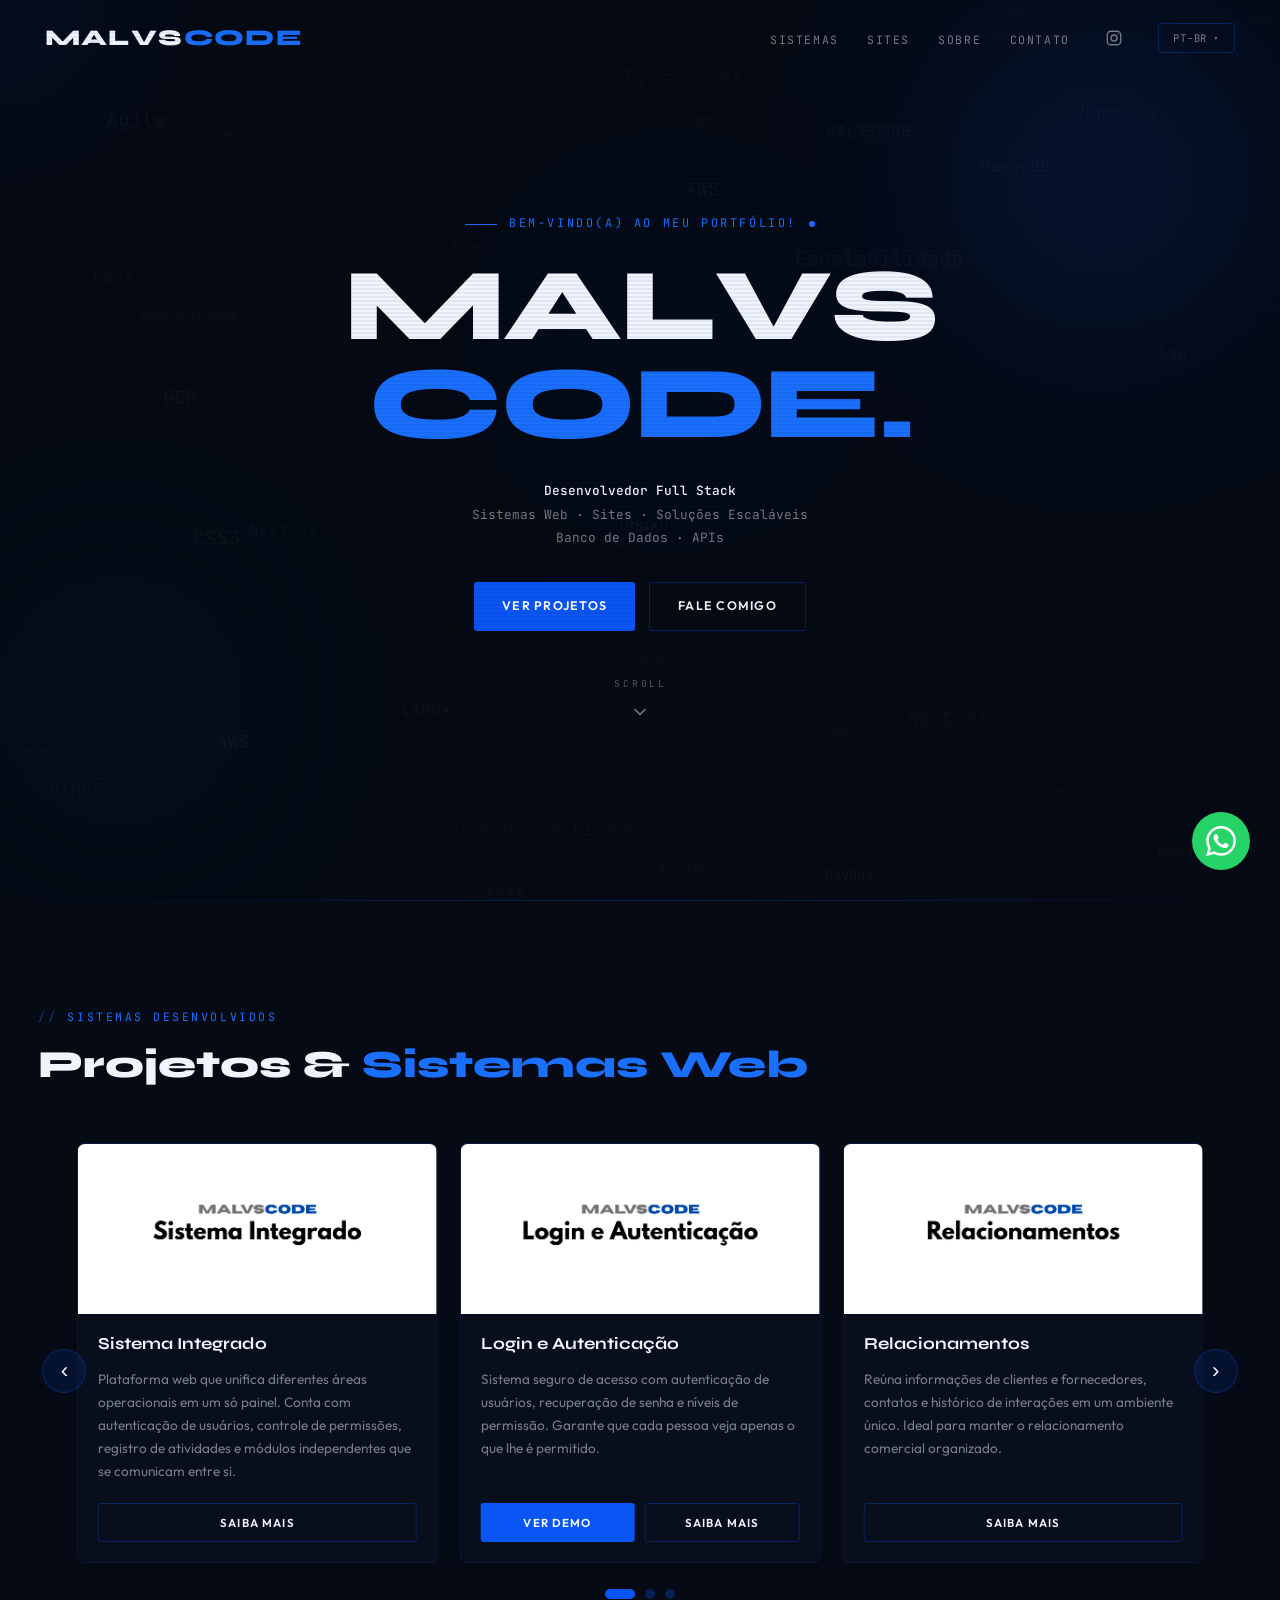
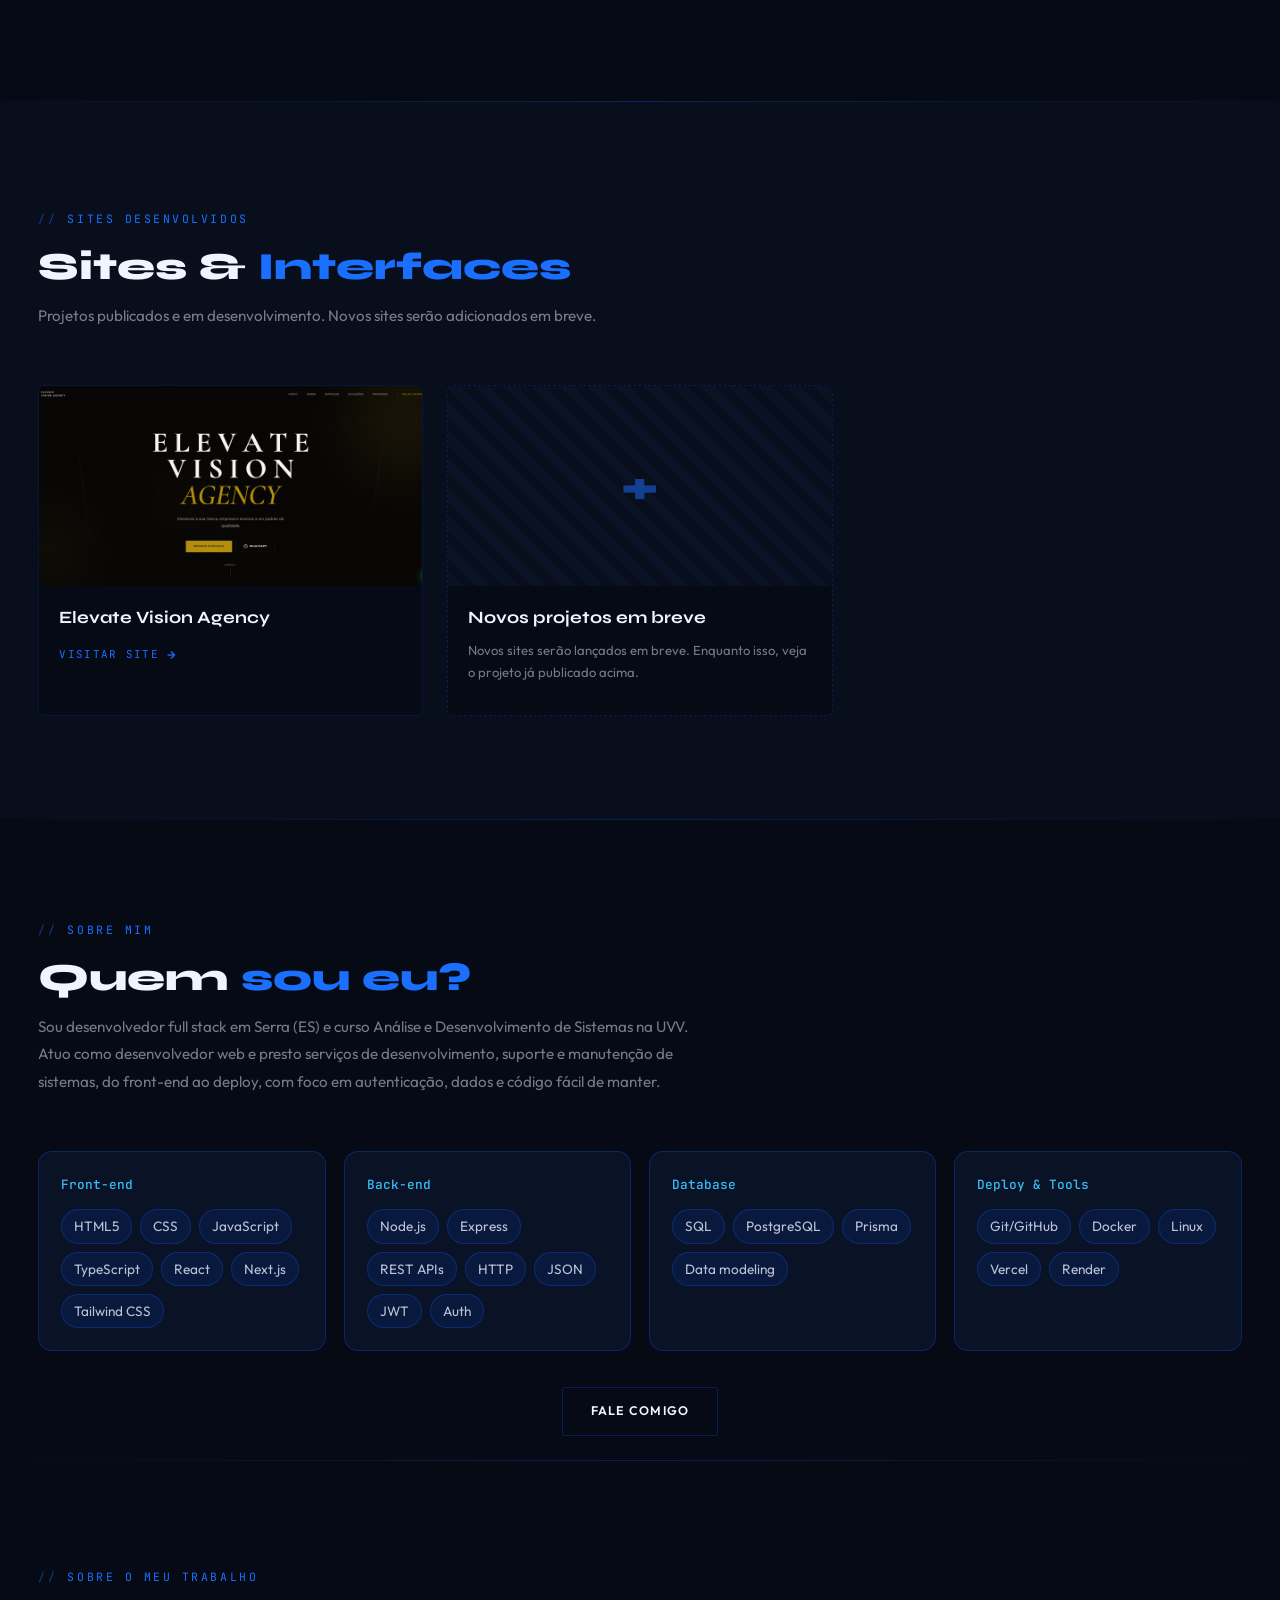
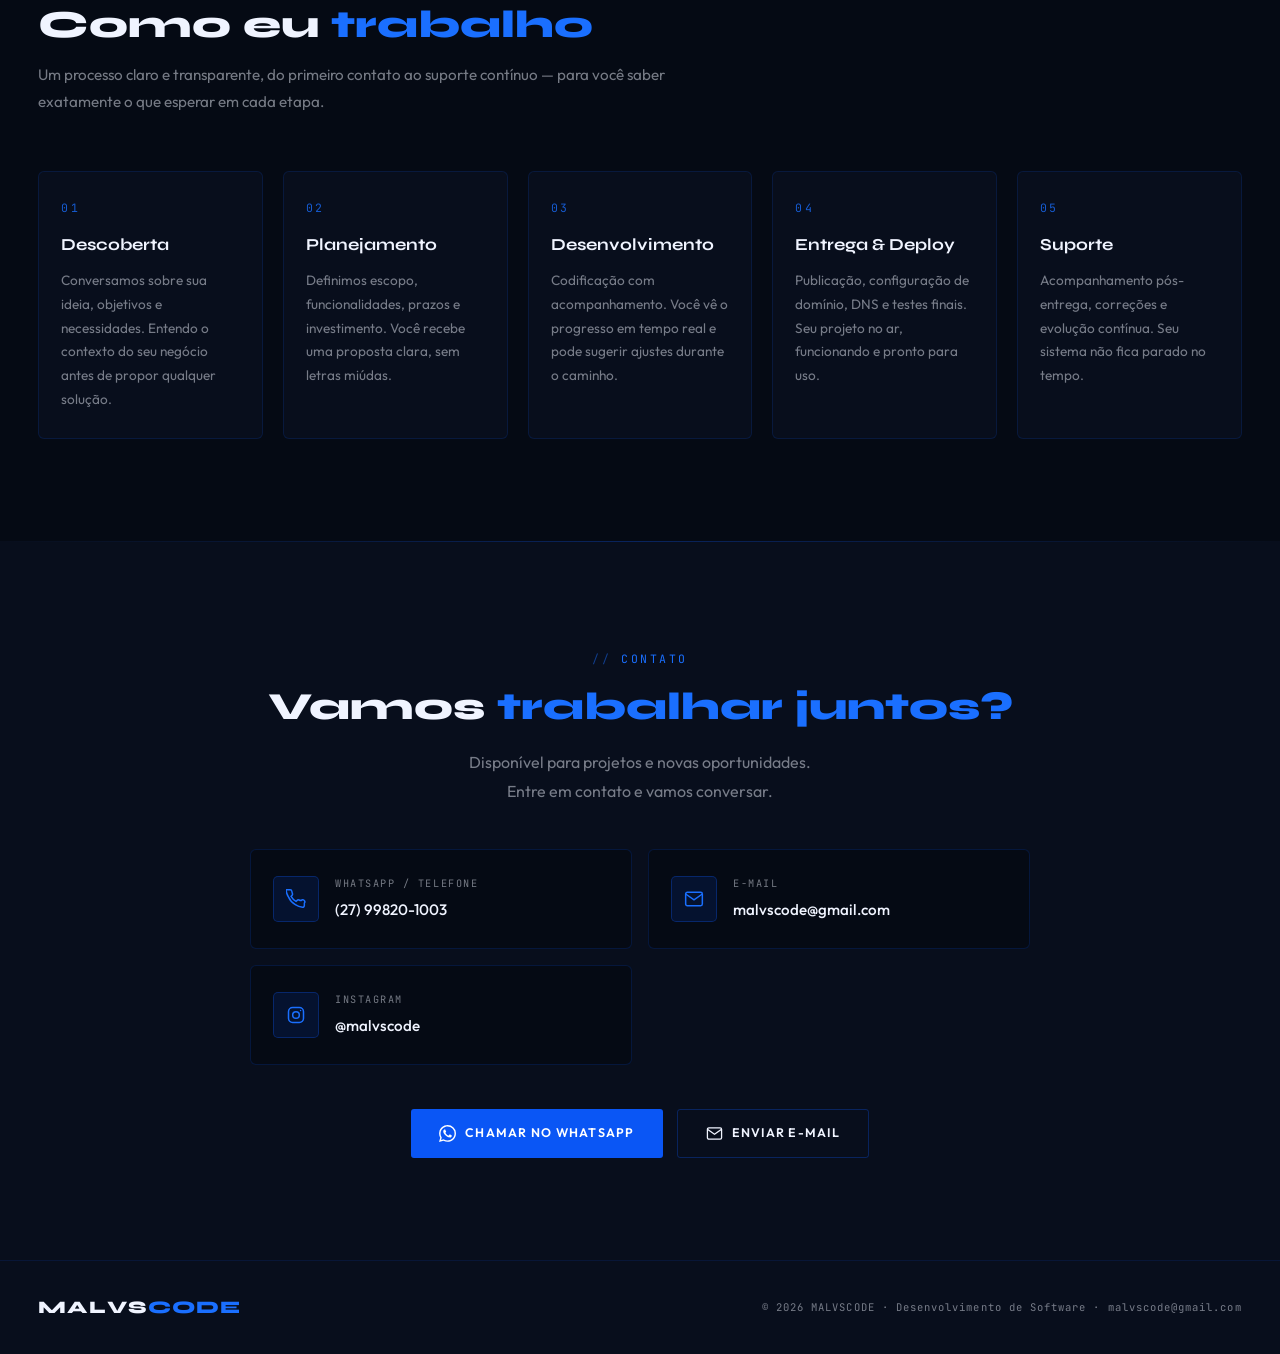
<file: index.html>
<!DOCTYPE html>
<html lang="pt-BR">
<head>
  <meta charset="UTF-8"/>
  <meta name="viewport" content="width=device-width, initial-scale=1.0"/>
  <title>MALVSCODE</title>
  <meta name="description" content="MALVSCODE desenvolve sites e software robustos, escaláveis e seguros. Sistemas web, APIs, banco de dados e soluções sob medida."/>

  <link rel="icon" type="image/png" href="imagens/malvscode-logo.png" sizes="32x32"/>
  <link rel="shortcut icon" type="image/png" href="imagens/malvscode-logo.png"/>
  <link rel="apple-touch-icon" href="imagens/malvscode-logo.png"/>

  <link rel="preconnect" href="https://fonts.googleapis.com"/>
  <link rel="preconnect" href="https://fonts.gstatic.com" crossorigin/>
  <link href="https://fonts.googleapis.com/css2?family=Syne:wght@400;600;700;800&family=JetBrains+Mono:wght@300;400;500&family=Outfit:wght@300;400;500;600&display=swap" rel="stylesheet"/>
  <link rel="stylesheet" href="styles.css"/>
</head>
<body>

<div class="cursor-glow" id="cursorGlow"></div>
<div class="bg-words" id="bgWords"></div>

<!-- ── NAV ── -->
<nav class="nav" id="nav">
  <div class="nav-logo">
    <a href="#inicio" class="nav-logo-txt">MALVS<span>CODE</span></a>
  </div>
  <button class="hamburger" id="hamburger" aria-label="Menu">
    <span></span><span></span><span></span>
  </button>
  <ul class="nav-links" id="navLinks">
    <li><a href="#sistemas" class="nav-link" data-key="nav-sistemas">Sistemas</a></li>
    <li><a href="#sites" class="nav-link" data-key="nav-sites">Sites</a></li>
    <li><a href="#sobre" class="nav-link" data-key="nav-processo">Sobre</a></li>
    <li><a href="#contato" class="nav-link" data-key="nav-contato">Contato</a></li>

    <li class="nav-socials">
      <a href="https://instagram.com/malvscode" target="_blank" rel="noopener noreferrer" class="nav-social" aria-label="Instagram">
        <svg viewBox="0 0 24 24" fill="none" stroke="currentColor" stroke-width="1.8" stroke-linecap="round" stroke-linejoin="round">
          <rect x="3" y="3" width="18" height="18" rx="5" ry="5"/>
          <circle cx="12" cy="12" r="4"/>
          <circle cx="17.5" cy="6.5" r="0.9" fill="currentColor" stroke="none"/>
        </svg>
      </a>
    </li>

    <li>
      <div class="language-selector" id="langSelector">
        <button type="button" class="lang-current" id="langCurrent">PT-BR <span class="lang-arrow">▾</span></button>
        <div class="lang-dropdown" id="langDropdown">
          <button type="button" class="lang-option active" data-lang="pt">PT-BR</button>
          <button type="button" class="lang-option" data-lang="en">EN</button>
          <button type="button" class="lang-option" data-lang="es">ES</button>
        </div>
      </div>
    </li>
  </ul>
</nav>

<!-- ── WHATSAPP FLUTUANTE ── -->
<a href="https://wa.me/5527998201003?text=Olá!%20Vi%20o%20site%20da%20MALVSCODE%20e%20gostaria%20de%20conversar%20sobre%20um%20projeto." target="_blank" rel="noopener noreferrer" class="whatsapp-float" aria-label="WhatsApp">
  <svg viewBox="0 0 24 24" fill="white">
    <path d="M17.472 14.382c-.297-.149-1.758-.867-2.03-.967-.273-.099-.471-.148-.67.15-.197.297-.767.966-.94 1.164-.173.199-.347.223-.644.075-.297-.15-1.255-.463-2.39-1.475-.883-.788-1.48-1.761-1.653-2.059-.173-.297-.018-.458.13-.606.134-.133.298-.347.446-.52.149-.174.198-.298.298-.497.099-.198.05-.371-.025-.52-.075-.149-.669-1.612-.916-2.207-.242-.579-.487-.5-.669-.51-.173-.008-.371-.01-.57-.01-.198 0-.52.074-.792.372-.272.297-1.04 1.016-1.04 2.479 0 1.462 1.065 2.875 1.213 3.074.149.198 2.096 3.2 5.077 4.487.709.306 1.262.489 1.694.625.712.227 1.36.195 1.871.118.571-.085 1.758-.719 2.006-1.413.248-.694.248-1.289.173-1.413-.074-.124-.272-.198-.57-.347m-5.421 7.403h-.004a9.87 9.87 0 01-5.031-1.378l-.361-.214-3.741.982.998-3.648-.235-.374a9.86 9.86 0 01-1.51-5.26c.001-5.45 4.436-9.884 9.888-9.884 2.64 0 5.122 1.03 6.988 2.898a9.825 9.825 0 012.893 6.994c-.003 5.45-4.437 9.884-9.885 9.884m8.413-18.297A11.815 11.815 0 0012.05 0C5.495 0 .16 5.335.157 11.892c0 2.096.547 4.142 1.588 5.945L.057 24l6.305-1.654a11.882 11.882 0 005.683 1.448h.005c6.554 0 11.89-5.335 11.893-11.893a11.821 11.821 0 00-3.48-8.413z"/>
  </svg>
</a>

<!-- ── HERO ── -->
<section class="hero" id="inicio">
  <div class="orb orb-1"></div>
  <div class="orb orb-2"></div>
  <div class="orb orb-3"></div>
  <div class="container">
    <div class="hero-inner">

      <p class="hero-tag" data-key="hero-tag">Bem-vindo(a) ao meu portfólio!</p>

      <h1 class="hero-name">
        <span class="hero-name-line" data-key="hero-title1">MALVS</span>
        <span class="hero-name-accent" data-key="hero-title2">CODE.</span>
      </h1>

      <p class="hero-role" data-key="hero-role">
        <strong>Desenvolvedor Full Stack</strong><br>
        Sistemas Web · Sites · Soluções Escaláveis<br>
        Banco de Dados · APIs
      </p>

      <div class="hero-actions">
        <a href="#sistemas" class="btn btn-blue" data-key="btn-projetos">Ver Projetos</a>
        <a href="#contato" class="btn btn-outline" data-key="btn-contato">Fale comigo</a>
      </div>

      <a href="#sistemas" class="scroll-indicator" aria-label="Rolar para baixo">
        <span class="scroll-text">scroll</span>
        <svg class="scroll-chevron" viewBox="0 0 24 24" fill="none" stroke="currentColor" stroke-width="2" stroke-linecap="round" stroke-linejoin="round">
          <polyline points="6 9 12 15 18 9"/>
        </svg>
      </a>

    </div>
  </div>
</section>

<!-- ── SISTEMAS ── -->
<section class="projetos" id="sistemas">
  <div class="divider"></div>
  <div class="container">
    <div class="sec-header reveal">
      <div class="label" data-key="sistemas-label">Sistemas desenvolvidos</div>
      <h2 class="sec-title" data-key="sistemas-title">Projetos & <span>Sistemas Web</span></h2>
    </div>
    <div class="modulos-carousel-container">
      <div class="modulos-carousel-viewport">
        <div class="modulos-carousel-track" id="modulosTrack">

          <!-- Card: Sistema Integrado -->
          <div class="modulo-card" data-modulo="sistema-integrado">
            <div class="modulo-image"><img src="imagens/sistema-integrado/sistema-integrado.png" alt="Sistema Integrado" loading="lazy"/></div>
            <div class="modulo-header"><h3 class="modulo-nome" data-key="modulo1-nome">Sistema Integrado</h3></div>
            <p class="modulo-desc" data-key="modulo1-desc">Plataforma web que unifica diferentes áreas operacionais em um só painel. Conta com autenticação de usuários, controle de permissões, registro de atividades e módulos independentes que se comunicam entre si.</p>
            <div class="modulo-footer">
              <a href="#" class="btn btn-outline btn-sm modulo-saiba-mais" data-modulo="sistema-integrado" data-key="saiba-mais">Saiba Mais</a>
            </div>
          </div>

          <!-- Card: Login e Autenticação -->
          <div class="modulo-card" data-modulo="login-autenticacao">
            <div class="modulo-image"><img src="imagens/login-autenticacao/login-autenticacao.png" alt="Login e Autenticação" loading="lazy"/></div>
            <div class="modulo-header"><h3 class="modulo-nome" data-key="modulo-login-nome">Login e Autenticação</h3></div>
            <p class="modulo-desc" data-key="modulo-login-desc">Sistema seguro de acesso com autenticação de usuários, recuperação de senha e níveis de permissão. Garante que cada pessoa veja apenas o que lhe é permitido.</p>
            <div class="modulo-footer">
              <a href="/sistemas/login-autenticacao/" class="btn btn-blue btn-sm" data-key="ver-demo">Ver Demo</a>
              <a href="#" class="btn btn-outline btn-sm modulo-saiba-mais" data-modulo="login-autenticacao" data-key="saiba-mais">Saiba Mais</a>
            </div>
          </div>

          <!-- Card: Relacionamentos -->
          <div class="modulo-card" data-modulo="relacionamentos">
            <div class="modulo-image"><img src="imagens/relacionamentos/relacionamentos.png" alt="Relacionamentos" loading="lazy"/></div>
            <div class="modulo-header"><h3 class="modulo-nome" data-key="modulo9-nome">Relacionamentos</h3></div>
            <p class="modulo-desc" data-key="modulo9-desc">Reúna informações de clientes e fornecedores, contatos e histórico de interações em um ambiente único. Ideal para manter o relacionamento comercial organizado.</p>
            <div class="modulo-footer">
              <a href="#" class="btn btn-outline btn-sm modulo-saiba-mais" data-modulo="relacionamentos" data-key="saiba-mais">Saiba Mais</a>
            </div>
          </div>

          <!-- Card: Atendimento -->
          <div class="modulo-card" data-modulo="atendimento">
            <div class="modulo-image"><img src="imagens/atendimento/atendimento.png" alt="Sistema de Atendimento" loading="lazy"/></div>
            <div class="modulo-header"><h3 class="modulo-nome" data-key="modulo-atendimento-nome">Atendimento</h3></div>
            <p class="modulo-desc" data-key="modulo-atendimento-desc">Gestão completa de atendimentos e agendamentos: controle de status, observações, histórico do cliente, canais de contato e relatórios operacionais em um só lugar.</p>
            <div class="modulo-footer">
              <a href="/sistemas/atendimento/" class="btn btn-blue btn-sm" data-key="ver-demo">Ver Demo</a>
              <a href="#" class="btn btn-outline btn-sm modulo-saiba-mais" data-modulo="atendimento" data-key="saiba-mais">Saiba Mais</a>
            </div>
          </div>

          <!-- Card: Logística -->
          <div class="modulo-card" data-modulo="logistica">
            <div class="modulo-image"><img src="imagens/logistica/logistica.png" alt="Logística" loading="lazy"/></div>
            <div class="modulo-header"><h3 class="modulo-nome" data-key="modulo2-nome">Logística</h3></div>
            <p class="modulo-desc" data-key="modulo2-desc">Ferramenta para registrar e acompanhar transportadoras, cotações de frete e envios. Permite comparar opções, monitorar prazos, acompanhar status em tempo real e registrar confirmações de entrega.</p>
            <div class="modulo-footer">
              <a href="#" class="btn btn-outline btn-sm modulo-saiba-mais" data-modulo="logistica" data-key="saiba-mais">Saiba Mais</a>
            </div>
          </div>

          <!-- Card: Controle de Preços -->
          <div class="modulo-card" data-modulo="controle-precos">
            <div class="modulo-image"><img src="imagens/controle-precos/controle-precos.png" alt="Controle de Preços" loading="lazy"/></div>
            <div class="modulo-header"><h3 class="modulo-nome" data-key="modulo5-nome">Controle de Preços</h3></div>
            <p class="modulo-desc" data-key="modulo5-desc">Acompanhe os preços de itens e produtos cotados, compare valores entre fornecedores, identifique as melhores oportunidades e consulte o histórico de variações.</p>
            <div class="modulo-footer">
              <a href="#" class="btn btn-outline btn-sm modulo-saiba-mais" data-modulo="controle-precos" data-key="saiba-mais">Saiba Mais</a>
            </div>
          </div>

          <!-- Card: Estoque -->
          <div class="modulo-card" data-modulo="estoque">
            <div class="modulo-image"><img src="imagens/estoque/estoque.png" alt="Estoque" loading="lazy"/></div>
            <div class="modulo-header"><h3 class="modulo-nome" data-key="modulo6-nome">Estoque</h3></div>
            <p class="modulo-desc" data-key="modulo6-desc">Monitore a movimentação de itens e produtos com entradas, saídas, quantidades disponíveis e alertas de estoque baixo. O histórico completo garante rastreabilidade e controle.</p>
            <div class="modulo-footer">
              <a href="#" class="btn btn-outline btn-sm modulo-saiba-mais" data-modulo="estoque" data-key="saiba-mais">Saiba Mais</a>
            </div>
          </div>

          <!-- Card: Compras -->
          <div class="modulo-card" data-modulo="compras">
            <div class="modulo-image"><img src="imagens/compras/compras.png" alt="Compras" loading="lazy"/></div>
            <div class="modulo-header"><h3 class="modulo-nome" data-key="modulo8-nome">Compras</h3></div>
            <p class="modulo-desc" data-key="modulo8-desc">Tenha o histórico completo das suas compras organizado por itens, valores, datas, formas de pagamento e fornecedores. Fácil de consultar e comparar.</p>
            <div class="modulo-footer">
              <a href="#" class="btn btn-outline btn-sm modulo-saiba-mais" data-modulo="compras" data-key="saiba-mais">Saiba Mais</a>
            </div>
          </div>

          <!-- Card: Gestão de Pagamentos -->
          <div class="modulo-card" data-modulo="gestao-pagamentos">
            <div class="modulo-image"><img src="imagens/gestao-pagamentos/gestao-pagamentos.png" alt="Gestão de Pagamentos" loading="lazy"/></div>
            <div class="modulo-header"><h3 class="modulo-nome" data-key="modulo3-nome">Gestão de Pagamentos</h3></div>
            <p class="modulo-desc" data-key="modulo3-desc">Organize contas a pagar e a receber, pagamentos realizados e atrasados, além de histórico e relatórios financeiros. Tenha uma visão clara do seu fluxo de caixa em um só lugar.</p>
            <div class="modulo-footer">
              <a href="#" class="btn btn-outline btn-sm modulo-saiba-mais" data-modulo="gestao-pagamentos" data-key="saiba-mais">Saiba Mais</a>
            </div>
          </div>

        </div>
      </div>
      <button class="modulos-carousel-btn prev" id="modulosPrev" aria-label="Anterior">‹</button>
      <button class="modulos-carousel-btn next" id="modulosNext" aria-label="Próximo">›</button>
      <div class="modulos-carousel-dots" id="modulosDots"></div>
    </div>
  </div>
</section>

<!-- ── SITES ── -->
<section class="sites-section" id="sites">
  <div class="divider"></div>
  <div class="container">
    <div class="sec-header reveal">
      <div class="label" data-key="sites-label">Sites desenvolvidos</div>
      <h2 class="sec-title" data-key="sites-title">Sites & <span>Interfaces</span></h2>
      <p class="sec-subtitle" data-key="sites-sub">Projetos publicados e em desenvolvimento. Novos sites serão adicionados em breve.</p>
    </div>
    <div class="sites-grid">
      <div class="site-card reveal" data-d="1">
        <div class="site-preview">
          <img src="imagens/elevatevision.png" alt="Elevate Vision Agency" class="site-thumbnail" loading="lazy"/>
          <div class="site-preview-overlay"><span class="site-preview-icon">+</span></div>
        </div>
        <div class="site-info">
          <div class="site-name" data-key="site1-nome">Elevate Vision Agency</div>
          <a href="https://www.elevatevision.com.br" target="_blank" rel="noopener noreferrer" class="site-link">
            <span data-key="visitar-site">Visitar site</span>
            <svg width="12" height="12" viewBox="0 0 24 24" fill="none" stroke="currentColor" stroke-width="2.5"><line x1="5" y1="12" x2="19" y2="12"/><polyline points="12 5 19 12 12 19"/></svg>
          </a>
        </div>
      </div>

      <div class="site-card site-card-coming reveal" data-d="2">
        <div class="site-preview site-preview-coming">
          <span class="coming-icon">+</span>
        </div>
        <div class="site-info">
          <div class="site-name" data-key="site-coming-title">Novos projetos em breve</div>
          <p class="site-desc" data-key="site-coming-desc">Novos sites serão lançados em breve. Enquanto isso, veja o projeto já publicado acima.</p>
        </div>
      </div>
    </div>
  </div>
</section>

<!-- ── SOBRE O MEU TRABALHO ── -->
<section class="sobre-section" id="sobre">
  <div class="divider"></div>
  <div class="container">
    <div class="sec-header reveal">
      <div class="label" data-key="sobre-label">Sobre mim</div>
      <h2 class="sec-title" data-key="sobre-title">Quem <span>sou eu?</span></h2>
      <p class="sec-subtitle sobre-text" data-key="sobre-text">Sou desenvolvedor full stack em Serra (ES) e curso Análise e Desenvolvimento de Sistemas na UVV. Atuo como desenvolvedor web e presto serviços de desenvolvimento, suporte e manutenção de sistemas, do front-end ao deploy, com foco em autenticação, dados e código fácil de manter.</p>
    </div>
    <div class="stack-grid"><div class="stack-group reveal"><h3 class="stack-title">Front-end</h3><div class="chips"><span class="chip">HTML5</span><span class="chip">CSS</span><span class="chip">JavaScript</span><span class="chip">TypeScript</span><span class="chip">React</span><span class="chip">Next.js</span><span class="chip">Tailwind CSS</span></div></div><div class="stack-group reveal"><h3 class="stack-title">Back-end</h3><div class="chips"><span class="chip">Node.js</span><span class="chip">Express</span><span class="chip">REST APIs</span><span class="chip">HTTP</span><span class="chip">JSON</span><span class="chip">JWT</span><span class="chip">Auth</span></div></div><div class="stack-group reveal"><h3 class="stack-title">Database</h3><div class="chips"><span class="chip">SQL</span><span class="chip">PostgreSQL</span><span class="chip">Prisma</span><span class="chip">Data modeling</span></div></div><div class="stack-group reveal"><h3 class="stack-title">Deploy & Tools</h3><div class="chips"><span class="chip">Git/GitHub</span><span class="chip">Docker</span><span class="chip">Linux</span><span class="chip">Vercel</span><span class="chip">Render</span></div></div></div>
    <div class="hero-actions sobre-actions">
      <a href="#contato" class="btn btn-outline" data-key="btn-contato">Fale comigo</a>
    </div>
  </div>
</section>

<section class="processo-section" id="processo">
  <div class="divider"></div>
  <div class="container">
    <div class="sec-header reveal">
      <div class="label" data-key="processo-label">Sobre o meu trabalho</div>
      <h2 class="sec-title" data-key="processo-title">Como eu <span>trabalho</span></h2>
      <p class="sec-subtitle" data-key="processo-sub">Um processo claro e transparente, do primeiro contato ao suporte contínuo — para você saber exatamente o que esperar em cada etapa.</p>
    </div>

    <div class="processo-grid">
      <div class="processo-card reveal" data-d="1">
        <div class="processo-num">01</div>
        <h3 class="processo-title" data-key="processo1-title">Descoberta</h3>
        <p class="processo-desc" data-key="processo1-desc">Conversamos sobre sua ideia, objetivos e necessidades. Entendo o contexto do seu negócio antes de propor qualquer solução.</p>
      </div>

      <div class="processo-card reveal" data-d="2">
        <div class="processo-num">02</div>
        <h3 class="processo-title" data-key="processo2-title">Planejamento</h3>
        <p class="processo-desc" data-key="processo2-desc">Definimos escopo, funcionalidades, prazos e investimento. Você recebe uma proposta clara, sem letras miúdas.</p>
      </div>

      <div class="processo-card reveal" data-d="3">
        <div class="processo-num">03</div>
        <h3 class="processo-title" data-key="processo3-title">Desenvolvimento</h3>
        <p class="processo-desc" data-key="processo3-desc">Codificação com acompanhamento. Você vê o progresso em tempo real e pode sugerir ajustes durante o caminho.</p>
      </div>

      <div class="processo-card reveal" data-d="4">
        <div class="processo-num">04</div>
        <h3 class="processo-title" data-key="processo4-title">Entrega & Deploy</h3>
        <p class="processo-desc" data-key="processo4-desc">Publicação, configuração de domínio, DNS e testes finais. Seu projeto no ar, funcionando e pronto para uso.</p>
      </div>

      <div class="processo-card reveal" data-d="4">
        <div class="processo-num">05</div>
        <h3 class="processo-title" data-key="processo5-title">Suporte</h3>
        <p class="processo-desc" data-key="processo5-desc">Acompanhamento pós-entrega, correções e evolução contínua. Seu sistema não fica parado no tempo.</p>
      </div>
    </div>
  </div>
</section>

<!-- ── CONTATO ── -->
<section class="contato" id="contato">
  <div class="divider"></div>
  <div class="container">
    <div class="contato-inner reveal">
      <div class="label" data-key="contato-label">Contato</div>
      <h2 class="sec-title" data-key="contato-title">Vamos <span>trabalhar juntos?</span></h2>
      <p class="contato-sub" data-key="contato-sub">Disponível para projetos e novas oportunidades.<br>Entre em contato e vamos conversar.</p>

      <div class="contact-cards">
        <a href="tel:+5527998201003" class="contact-card">
          <div class="contact-icon">
            <svg width="20" height="20" viewBox="0 0 24 24" fill="none" stroke="currentColor" stroke-width="1.8"><path d="M22 16.92v3a2 2 0 01-2.18 2 19.79 19.79 0 01-8.63-3.07A19.5 19.5 0 013.07 9.81a19.79 19.79 0 01-3.07-8.68A2 2 0 012 1h3a2 2 0 012 1.72c.127.96.361 1.903.7 2.81a2 2 0 01-.45 2.11L6.09 8.91a16 16 0 006 6l1.27-1.27a2 2 0 012.11-.45c.907.339 1.85.573 2.81.7A2 2 0 0122 16.92z"/></svg>
          </div>
          <div>
            <div class="contact-label" data-key="telefone">WhatsApp / Telefone</div>
            <div class="contact-value">(27) 99820-1003</div>
          </div>
        </a>
        <a href="mailto:malvscode@gmail.com" class="contact-card">
          <div class="contact-icon">
            <svg width="20" height="20" viewBox="0 0 24 24" fill="none" stroke="currentColor" stroke-width="1.8"><path d="M4 4h16c1.1 0 2 .9 2 2v12c0 1.1-.9 2-2 2H4c-1.1 0-2-.9-2-2V6c0-1.1.9-2 2-2z"/><polyline points="22,6 12,13 2,6"/></svg>
          </div>
          <div>
            <div class="contact-label" data-key="email">E-mail</div>
            <div class="contact-value">malvscode@gmail.com</div>
          </div>
        </a>
      </div>

      <div class="contact-cards contact-cards-socials">
        <a href="https://instagram.com/malvscode" target="_blank" rel="noopener noreferrer" class="contact-card">
          <div class="contact-icon">
            <svg width="20" height="20" viewBox="0 0 24 24" fill="none" stroke="currentColor" stroke-width="1.8" stroke-linecap="round" stroke-linejoin="round">
              <rect x="3" y="3" width="18" height="18" rx="5" ry="5"/>
              <circle cx="12" cy="12" r="4"/>
              <circle cx="17.5" cy="6.5" r="0.9" fill="currentColor" stroke="none"/>
            </svg>
          </div>
          <div>
            <div class="contact-label" data-key="instagram-label">Instagram</div>
            <div class="contact-value">@malvscode</div>
          </div>
        </a>
      </div>

      <div class="contact-cta">
        <a href="https://wa.me/5527998201003?text=Olá!%20Vi%20o%20site%20da%20MALVSCODE%20e%20gostaria%20de%20conversar%20sobre%20um%20projeto." target="_blank" rel="noopener noreferrer" class="btn btn-blue">
          <svg width="17" height="17" viewBox="0 0 24 24" fill="currentColor"><path d="M17.472 14.382c-.297-.149-1.758-.867-2.03-.967-.273-.099-.471-.148-.67.15-.197.297-.767.966-.94 1.164-.173.199-.347.223-.644.075-.297-.15-1.255-.463-2.39-1.475-.883-.788-1.48-1.761-1.653-2.059-.173-.297-.018-.458.13-.606.134-.133.298-.347.446-.52.149-.174.198-.298.298-.497.099-.198.05-.371-.025-.52-.075-.149-.669-1.612-.916-2.207-.242-.579-.487-.5-.669-.51-.173-.008-.371-.01-.57-.01-.198 0-.52.074-.792.372-.272.297-1.04 1.016-1.04 2.479 0 1.462 1.065 2.875 1.213 3.074.149.198 2.096 3.2 5.077 4.487.709.306 1.262.489 1.694.625.712.227 1.36.195 1.871.118.571-.085 1.758-.719 2.006-1.413.248-.694.248-1.289.173-1.413-.074-.124-.272-.198-.57-.347m-5.421 7.403h-.004a9.87 9.87 0 01-5.031-1.378l-.361-.214-3.741.982.998-3.648-.235-.374a9.86 9.86 0 01-1.51-5.26c.001-5.45 4.436-9.884 9.888-9.884 2.64 0 5.122 1.03 6.988 2.898a9.825 9.825 0 012.893 6.994c-.003 5.45-4.437 9.884-9.885 9.884m8.413-18.297A11.815 11.815 0 0012.05 0C5.495 0 .16 5.335.157 11.892c0 2.096.547 4.142 1.588 5.945L.057 24l6.305-1.654a11.882 11.882 0 005.683 1.448h.005c6.554 0 11.89-5.335 11.893-11.893a11.821 11.821 0 00-3.48-8.413z"/></svg>
          <span data-key="whatsapp">Chamar no WhatsApp</span>
        </a>
        <a href="mailto:malvscode@gmail.com" class="btn btn-outline">
          <svg width="17" height="17" viewBox="0 0 24 24" fill="none" stroke="currentColor" stroke-width="1.8"><path d="M4 4h16c1.1 0 2 .9 2 2v12c0 1.1-.9 2-2 2H4c-1.1 0-2-.9-2-2V6c0-1.1.9-2 2-2z"/><polyline points="22,6 12,13 2,6"/></svg>
          <span data-key="email-btn">Enviar E-mail</span>
        </a>
      </div>
    </div>
  </div>
</section>

<!-- ── FOOTER ── -->
<footer class="footer">
  <div class="container">
    <div class="footer-inner">
      <div class="footer-logo">MALVS<span>CODE</span></div>
      <p class="footer-copy">© 2026 MALVSCODE · Desenvolvimento de Software · malvscode@gmail.com</p>
    </div>
  </div>
</footer>

<script src="script.js"></script>
</body>
</html>
</file>
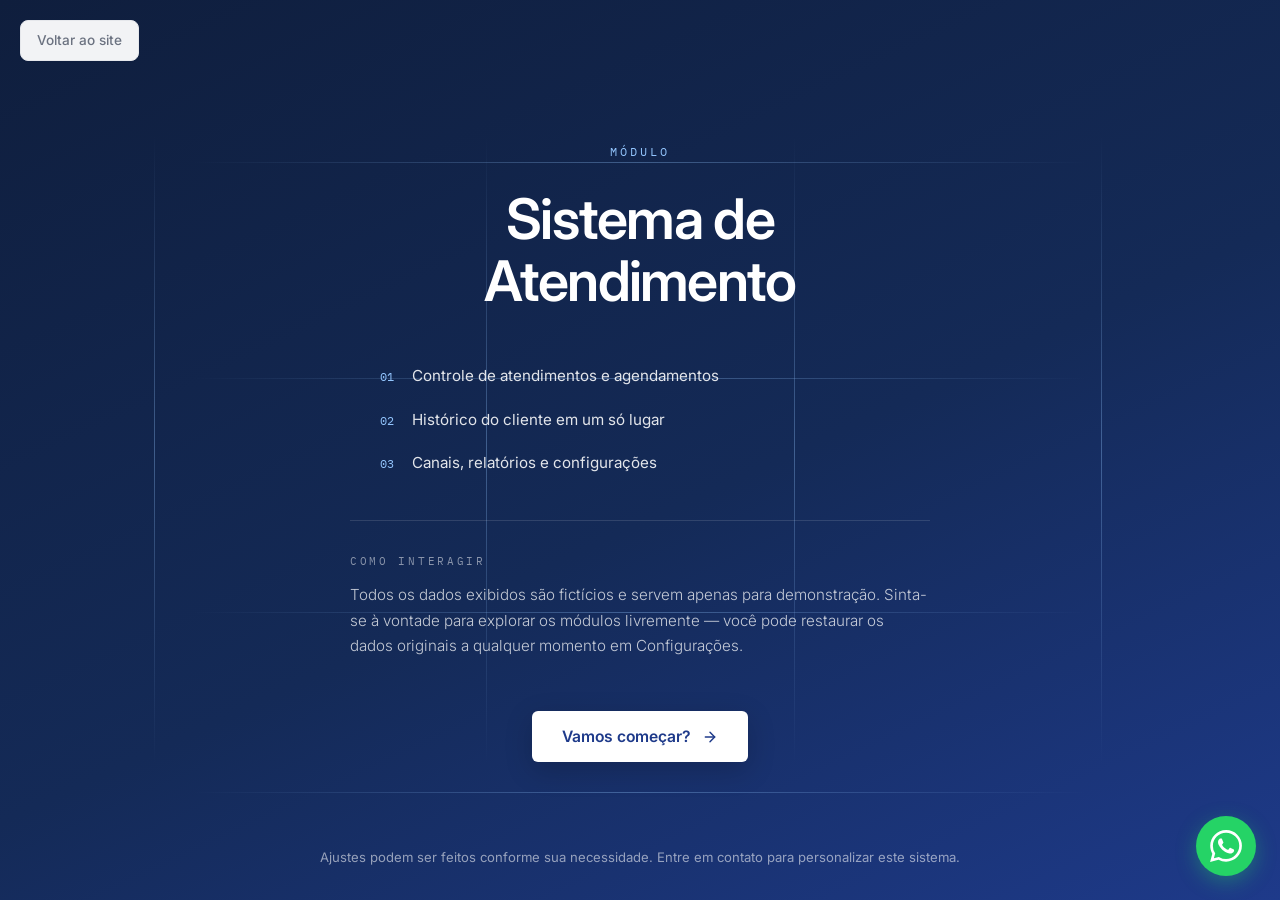
<file: sistemas/atendimento/index.html>
<!DOCTYPE html>
<html lang="pt-BR">
<head>
    <meta charset="UTF-8">
    <meta name="viewport" content="width=device-width, initial-scale=1.0">
    <title>Sistema de Atendimento · MALVSCODE</title>

    <!-- Redirecionamento para mobile antes de renderizar -->
    <script>
    (function () {
        const ua = navigator.userAgent.toLowerCase();
        const uaMobile = /android|webos|iphone|ipad|ipod|blackberry|iemobile|opera mini/i.test(ua);
        const smallTouch = window.innerWidth <= 900 && ('ontouchstart' in window || navigator.maxTouchPoints > 0);
        if (uaMobile || smallTouch) {
            window.location.replace('/sistemas/atendimento/m/');
        }
    })();
    </script>

    <link rel="icon" type="image/png" href="/imagens/malvscode-logo.png" sizes="32x32"/>
    <link rel="shortcut icon" type="image/png" href="/imagens/malvscode-logo.png"/>
    <link rel="apple-touch-icon" href="/imagens/malvscode-logo.png"/>

    <link rel="preconnect" href="https://fonts.googleapis.com">
    <link rel="preconnect" href="https://fonts.gstatic.com" crossorigin>
    <link href="https://fonts.googleapis.com/css2?family=Inter:wght@300;400;500;600;700&family=IBM+Plex+Mono:wght@500&display=swap" rel="stylesheet">
    <link rel="stylesheet" href="/sistemas/atendimento/styles.css">
</head>
<body>

    <a class="back-link" href="/#sistemas">Voltar ao site</a>

    <section id="introScreen" class="intro-screen">
        <span class="line line-h"></span>
        <span class="line line-h"></span>
        <span class="line line-h"></span>
        <span class="line line-h"></span>
        <span class="line line-v"></span>
        <span class="line line-v"></span>
        <span class="line line-v"></span>
        <span class="line line-v"></span>

        <div class="intro-inner">
            <span class="eyebrow">Módulo</span>
            <h1 class="intro-title">Sistema de<br>Atendimento</h1>

            <div class="intro-features">
                <div class="feature-line">
                    <span class="feature-index">01</span>
                    <span>Controle de atendimentos e agendamentos</span>
                </div>
                <div class="feature-line">
                    <span class="feature-index">02</span>
                    <span>Histórico do cliente em um só lugar</span>
                </div>
                <div class="feature-line">
                    <span class="feature-index">03</span>
                    <span>Canais, relatórios e configurações</span>
                </div>
            </div>

            <div class="intro-instructions">
                <div class="instructions-label">Como interagir</div>
                <p>Todos os dados exibidos são fictícios e servem apenas para demonstração. Sinta-se à vontade para explorar os módulos livremente — você pode restaurar os dados originais a qualquer momento em Configurações.</p>
            </div>

            <button type="button" id="startBtn" class="btn-start">
                Vamos começar?
                <svg width="16" height="16" viewBox="0 0 24 24" fill="none" stroke="currentColor" stroke-width="2.2" stroke-linecap="round" stroke-linejoin="round" aria-hidden="true">
                    <line x1="5" y1="12" x2="19" y2="12"/>
                    <polyline points="12 5 19 12 12 19"/>
                </svg>
            </button>
        </div>

        <div class="intro-footer">
            Ajustes podem ser feitos conforme sua necessidade. Entre em contato para personalizar este sistema.
        </div>
    </section>

    <div id="appScreen" class="app hidden">
        <aside class="sidebar" id="sidebar">
            <nav class="sidebar-nav" id="sidebarNav" aria-label="Módulos"></nav>
        </aside>

        <main class="main">
            <div class="content" id="content"></div>
        </main>
    </div>

    <a href="#" id="whatsappFloat" class="whatsapp-float" target="_blank" rel="noopener noreferrer" aria-label="Falar no WhatsApp">
        <svg viewBox="0 0 24 24" fill="white" aria-hidden="true">
            <path d="M17.472 14.382c-.297-.149-1.758-.867-2.03-.967-.273-.099-.471-.148-.67.15-.197.297-.767.966-.94 1.164-.173.199-.347.223-.644.075-.297-.15-1.255-.463-2.39-1.475-.883-.788-1.48-1.761-1.653-2.059-.173-.297-.018-.458.13-.606.134-.133.298-.347.446-.52.149-.174.198-.298.298-.497.099-.198.05-.371-.025-.52-.075-.149-.669-1.612-.916-2.207-.242-.579-.487-.5-.669-.51-.173-.008-.371-.01-.57-.01-.198 0-.52.074-.792.372-.272.297-1.04 1.016-1.04 2.479 0 1.462 1.065 2.875 1.213 3.074.149.198 2.096 3.2 5.077 4.487.709.306 1.262.489 1.694.625.712.227 1.36.195 1.871.118.571-.085 1.758-.719 2.006-1.413.248-.694.248-1.289.173-1.413-.074-.124-.272-.198-.57-.347m-5.421 7.403h-.004a9.87 9.87 0 01-5.031-1.378l-.361-.214-3.741.982.998-3.648-.235-.374a9.86 9.86 0 01-1.51-5.26c.001-5.45 4.436-9.884 9.888-9.884 2.64 0 5.122 1.03 6.988 2.898a9.825 9.825 0 012.893 6.994c-.003 5.45-4.437 9.884-9.885 9.884m8.413-18.297A11.815 11.815 0 0012.05 0C5.495 0 .16 5.335.157 11.892c0 2.096.547 4.142 1.588 5.945L.057 24l6.305-1.654a11.882 11.882 0 005.683 1.448h.005c6.554 0 11.89-5.335 11.893-11.893a11.821 11.821 0 00-3.48-8.413z"/>
        </svg>
    </a>

    <div id="modalRoot"></div>
    <div id="toastStack" class="toast-stack" aria-live="polite"></div>

    <script src="/sistemas/atendimento/script.js"></script>
</body>
</html>
</file>
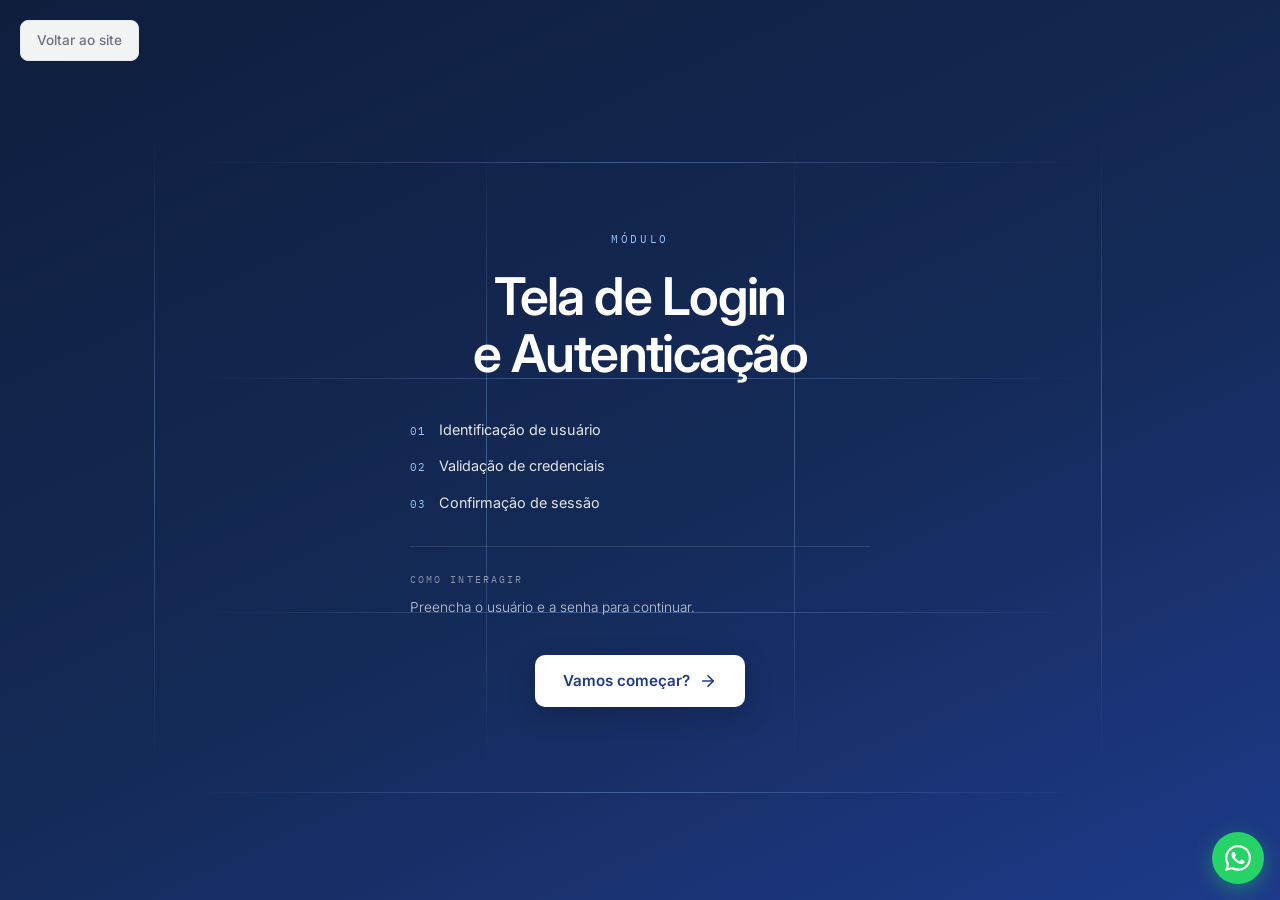
<file: sistemas/login-autenticacao/index.html>
<!DOCTYPE html>
<html lang="pt-BR">
<head>
    <meta charset="UTF-8">
    <meta name="viewport" content="width=device-width, initial-scale=1.0, maximum-scale=5.0, viewport-fit=cover">
    <meta name="theme-color" content="#0F1E3D">
    <title>Login e Autenticação · MALVSCODE</title>

    <link rel="icon" type="image/png" href="/imagens/malvscode-logo.png" sizes="32x32"/>
    <link rel="shortcut icon" type="image/png" href="/imagens/malvscode-logo.png"/>
    <link rel="apple-touch-icon" href="/imagens/malvscode-logo.png"/>

    <link rel="preconnect" href="https://fonts.googleapis.com">
    <link rel="preconnect" href="https://fonts.gstatic.com" crossorigin>
    <link href="https://fonts.googleapis.com/css2?family=Inter:wght@300;400;500;600;700&family=IBM+Plex+Mono:wght@500&display=swap" rel="stylesheet">
    <link rel="stylesheet" href="/sistemas/login-autenticacao/styles.css">
</head>
<body>

    <!-- Voltar ao site — flutuante, sobrepõe a interface -->
    <a class="back-link" href="/#sistemas" aria-label="Voltar ao site">Voltar ao site</a>

    <!-- ============================================ -->
    <!-- TELA 1 — INTRODUÇÃO                          -->
    <!-- ============================================ -->
    <section id="introScreen" class="intro-screen">
        <span class="line line-h"></span>
        <span class="line line-h"></span>
        <span class="line line-h"></span>
        <span class="line line-h"></span>
        <span class="line line-v"></span>
        <span class="line line-v"></span>
        <span class="line line-v"></span>
        <span class="line line-v"></span>

        <div class="intro-inner">
            <span class="eyebrow">Módulo</span>
            <h1 class="intro-title">Tela de Login<br>e Autenticação</h1>

            <div class="intro-features">
                <div class="feature-line">
                    <span class="feature-index">01</span>
                    <span>Identificação de usuário</span>
                </div>
                <div class="feature-line">
                    <span class="feature-index">02</span>
                    <span>Validação de credenciais</span>
                </div>
                <div class="feature-line">
                    <span class="feature-index">03</span>
                    <span>Confirmação de sessão</span>
                </div>
            </div>

            <div class="intro-instructions">
                <div class="instructions-label">Como interagir</div>
                <p>Preencha o usuário e a senha para continuar.</p>
            </div>

            <button type="button" id="startBtn" class="btn-start">
                Vamos começar?
                <svg width="18" height="18" viewBox="0 0 24 24" fill="none" stroke="currentColor" stroke-width="2.2" stroke-linecap="round" stroke-linejoin="round" aria-hidden="true">
                    <line x1="5" y1="12" x2="19" y2="12"/>
                    <polyline points="12 5 19 12 12 19"/>
                </svg>
            </button>
        </div>
    </section>

    <!-- ============================================ -->
    <!-- TELA 2 — LOGIN                               -->
    <!-- ============================================ -->
    <section id="loginScreen" class="login-screen hidden">

        <!-- Painel esquerdo (desktop) — decorativo -->
        <aside class="login-aside" aria-hidden="true">
            <span class="line line-h"></span>
            <span class="line line-h"></span>
            <span class="line line-h"></span>
            <span class="line line-h"></span>
            <span class="line line-v"></span>
            <span class="line line-v"></span>
            <span class="line line-v"></span>
            <span class="line line-v"></span>

            <div class="login-aside-message">
                Personalize sua mensagem e recados aqui.
            </div>
        </aside>

        <!-- Painel direito — formulário -->
        <div class="login-form-side">
            <div class="login-form-wrapper">

                <div class="logo-box" aria-label="Espaço reservado para logotipo">
                    <span class="corner tl"></span>
                    <span class="corner tr"></span>
                    <span class="corner bl"></span>
                    <span class="corner br"></span>
                    <span class="logo-box-text">Sua logo aqui</span>
                </div>

                <div class="login-form-header">
                    <p>Informe suas credenciais para continuar</p>
                </div>

                <form id="loginForm" novalidate>
                    <div class="field">
                        <label for="username">Usuário</label>
                        <input type="text" id="username" placeholder="Digite seu nome" required autocomplete="username">
                    </div>
                    <div class="field">
                        <label for="password">Senha</label>
                        <input type="password" id="password" placeholder="Ex: 000" required autocomplete="current-password">
                    </div>
                    <button type="submit" class="btn-primary btn-block">Entrar</button>
                </form>

                <div class="login-form-footer">
                    <span class="status-dot"></span>
                    Ambiente de demonstração
                </div>
            </div>
        </div>
    </section>

    <!-- ============================================ -->
    <!-- SPLASH DE CARREGAMENTO                       -->
    <!-- ============================================ -->
    <div id="splashScreen" class="splash-screen hidden">
        <div class="splash-inner">
            <div class="splash-greeting" id="splashGreeting"></div>
            <div class="splash-progress"><span></span></div>
        </div>
    </div>

    <!-- ============================================ -->
    <!-- WHATSAPP FLUTUANTE                           -->
    <!-- ============================================ -->
    <a href="#" id="whatsappFloat" class="whatsapp-float" target="_blank" rel="noopener noreferrer" aria-label="Falar no WhatsApp">
        <svg viewBox="0 0 24 24" fill="white" aria-hidden="true">
            <path d="M17.472 14.382c-.297-.149-1.758-.867-2.03-.967-.273-.099-.471-.148-.67.15-.197.297-.767.966-.94 1.164-.173.199-.347.223-.644.075-.297-.15-1.255-.463-2.39-1.475-.883-.788-1.48-1.761-1.653-2.059-.173-.297-.018-.458.13-.606.134-.133.298-.347.446-.52.149-.174.198-.298.298-.497.099-.198.05-.371-.025-.52-.075-.149-.669-1.612-.916-2.207-.242-.579-.487-.5-.669-.51-.173-.008-.371-.01-.57-.01-.198 0-.52.074-.792.372-.272.297-1.04 1.016-1.04 2.479 0 1.462 1.065 2.875 1.213 3.074.149.198 2.096 3.2 5.077 4.487.709.306 1.262.489 1.694.625.712.227 1.36.195 1.871.118.571-.085 1.758-.719 2.006-1.413.248-.694.248-1.289.173-1.413-.074-.124-.272-.198-.57-.347m-5.421 7.403h-.004a9.87 9.87 0 01-5.031-1.378l-.361-.214-3.741.982.998-3.648-.235-.374a9.86 9.86 0 01-1.51-5.26c.001-5.45 4.436-9.884 9.888-9.884 2.64 0 5.122 1.03 6.988 2.898a9.825 9.825 0 012.893 6.994c-.003 5.45-4.437 9.884-9.885 9.884m8.413-18.297A11.815 11.815 0 0012.05 0C5.495 0 .16 5.335.157 11.892c0 2.096.547 4.142 1.588 5.945L.057 24l6.305-1.654a11.882 11.882 0 005.683 1.448h.005c6.554 0 11.89-5.335 11.893-11.893a11.821 11.821 0 00-3.48-8.413z"/>
        </svg>
    </a>

    <script src="/sistemas/login-autenticacao/script.js"></script>
</body>
</html>
</file>
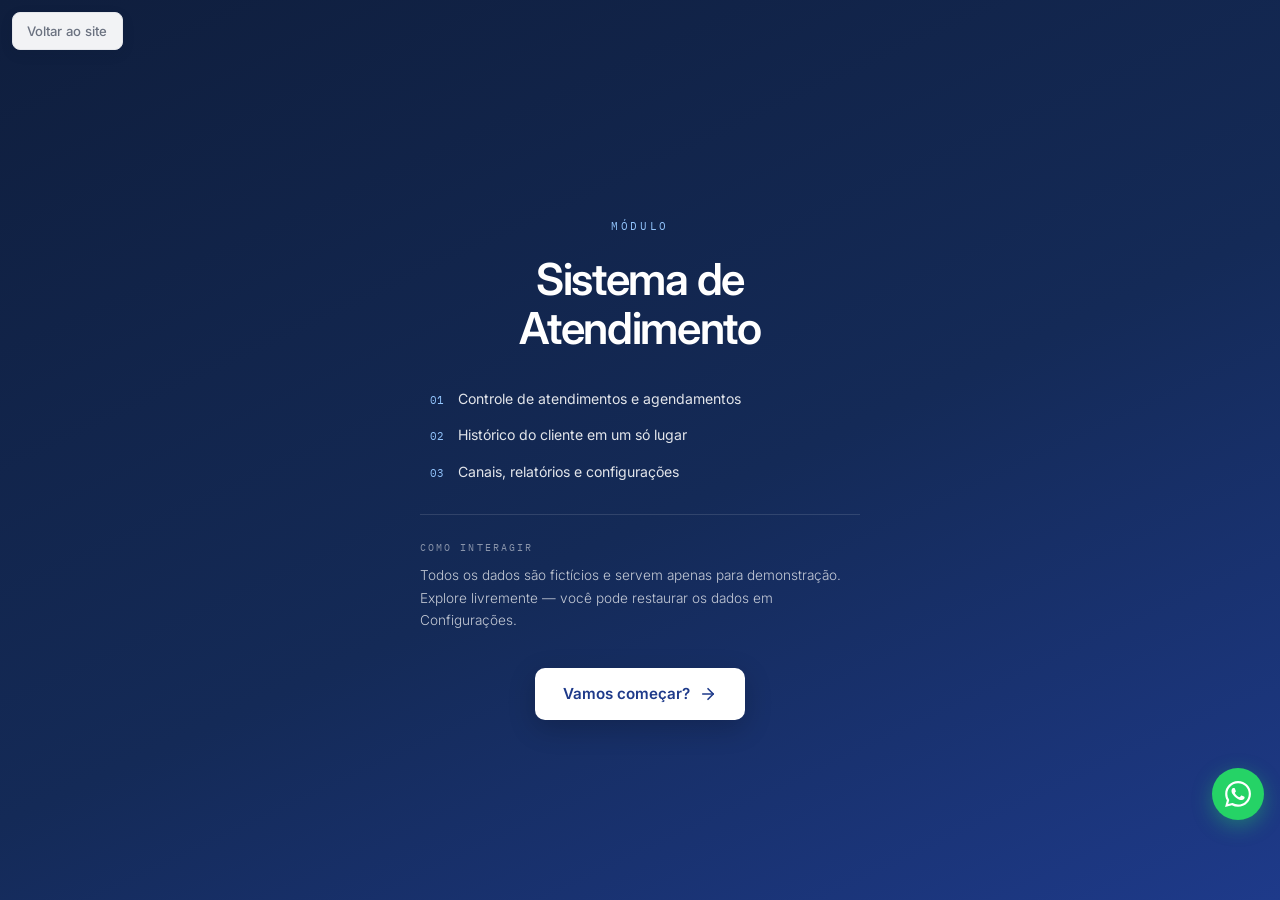
<file: sistemas/atendimento/m/index.html>
<!DOCTYPE html>
<html lang="pt-BR">
<head>
    <meta charset="UTF-8">
    <meta name="viewport" content="width=device-width, initial-scale=1.0, maximum-scale=5.0, viewport-fit=cover">
    <meta name="theme-color" content="#0B1120">
    <meta name="apple-mobile-web-app-capable" content="yes">
    <meta name="apple-mobile-web-app-status-bar-style" content="black-translucent">
    <title>Sistema de Atendimento · MALVSCODE</title>

    <link rel="icon" type="image/png" href="/imagens/malvscode-logo.png" sizes="32x32"/>
    <link rel="shortcut icon" type="image/png" href="/imagens/malvscode-logo.png"/>
    <link rel="apple-touch-icon" href="/imagens/malvscode-logo.png"/>

    <link rel="preconnect" href="https://fonts.googleapis.com">
    <link rel="preconnect" href="https://fonts.gstatic.com" crossorigin>
    <link href="https://fonts.googleapis.com/css2?family=Inter:wght@300;400;500;600;700&family=IBM+Plex+Mono:wght@500&display=swap" rel="stylesheet">
    <link rel="stylesheet" href="/sistemas/atendimento/m/styles.css">
</head>
<body>

    <!-- Voltar ao site — flutuante, sobrepõe o conteúdo -->
    <a class="back-link" href="/#sistemas" aria-label="Voltar ao site">Voltar ao site</a>

    <!-- ── TELA INICIAL ── -->
    <section id="introScreen" class="intro-screen">
        <div class="intro-inner">
            <span class="eyebrow">Módulo</span>
            <h1 class="intro-title">Sistema de<br>Atendimento</h1>

            <div class="intro-features">
                <div class="feature-line">
                    <span class="feature-index">01</span>
                    <span>Controle de atendimentos e agendamentos</span>
                </div>
                <div class="feature-line">
                    <span class="feature-index">02</span>
                    <span>Histórico do cliente em um só lugar</span>
                </div>
                <div class="feature-line">
                    <span class="feature-index">03</span>
                    <span>Canais, relatórios e configurações</span>
                </div>
            </div>

            <div class="intro-instructions">
                <div class="instructions-label">Como interagir</div>
                <p>Todos os dados são fictícios e servem apenas para demonstração. Explore livremente — você pode restaurar os dados em Configurações.</p>
            </div>

            <button type="button" id="startBtn" class="btn-start">
                Vamos começar?
                <svg width="18" height="18" viewBox="0 0 24 24" fill="none" stroke="currentColor" stroke-width="2.2" stroke-linecap="round" stroke-linejoin="round" aria-hidden="true">
                    <line x1="5" y1="12" x2="19" y2="12"/>
                    <polyline points="12 5 19 12 12 19"/>
                </svg>
            </button>
        </div>
    </section>

    <!-- ── APP ── -->
    <div id="appScreen" class="app hidden">

        <header class="app-header" id="appHeader">
            <span class="header-spacer"></span>
            <h1 class="header-title" id="headerTitle">Atendimentos</h1>
            <button class="header-btn" id="headerActionBtn" aria-label="Ação"></button>
        </header>

        <main class="app-main" id="appMain"></main>

        <nav class="bottom-nav" id="bottomNav">
            <a class="bottom-nav-item" href="#/atendimentos" data-module="atendimentos">
                <svg viewBox="0 0 24 24" fill="none" stroke="currentColor" stroke-width="2" stroke-linecap="round" stroke-linejoin="round"><rect x="3" y="4" width="18" height="18" rx="2"/><line x1="16" y1="2" x2="16" y2="6"/><line x1="8" y1="2" x2="8" y2="6"/><line x1="3" y1="10" x2="21" y2="10"/><polyline points="9 15 11 17 15 13"/></svg>
                <span>Atend.</span>
            </a>
            <a class="bottom-nav-item" href="#/agendamentos" data-module="agendamentos">
                <svg viewBox="0 0 24 24" fill="none" stroke="currentColor" stroke-width="2" stroke-linecap="round" stroke-linejoin="round"><circle cx="12" cy="12" r="10"/><polyline points="12 6 12 12 16 14"/></svg>
                <span>Agenda</span>
            </a>
            <a class="bottom-nav-item" href="#/canais" data-module="canais">
                <svg viewBox="0 0 24 24" fill="none" stroke="currentColor" stroke-width="2" stroke-linecap="round" stroke-linejoin="round"><polyline points="22 12 16 12 14 15 10 15 8 12 2 12"/><path d="M5.45 5.11 2 12v6a2 2 0 0 0 2 2h16a2 2 0 0 0 2-2v-6l-3.45-6.89A2 2 0 0 0 16.76 4H7.24a2 2 0 0 0-1.79 1.11z"/></svg>
                <span>Canais</span>
                <span class="bottom-nav-badge" id="canaisBadge" style="display:none;"></span>
            </a>
            <a class="bottom-nav-item" href="#/clientes" data-module="clientes">
                <svg viewBox="0 0 24 24" fill="none" stroke="currentColor" stroke-width="2" stroke-linecap="round" stroke-linejoin="round"><path d="M17 21v-2a4 4 0 0 0-4-4H5a4 4 0 0 0-4 4v2"/><circle cx="9" cy="7" r="4"/><path d="M23 21v-2a4 4 0 0 0-3-3.87"/><path d="M16 3.13a4 4 0 0 1 0 7.75"/></svg>
                <span>Clientes</span>
            </a>
            <button type="button" class="bottom-nav-item" id="navMenuBtn" aria-label="Abrir menu">
                <svg viewBox="0 0 24 24" fill="none" stroke="currentColor" stroke-width="2" stroke-linecap="round" stroke-linejoin="round">
                    <line x1="3" y1="6" x2="21" y2="6"/>
                    <line x1="3" y1="12" x2="21" y2="12"/>
                    <line x1="3" y1="18" x2="21" y2="18"/>
                </svg>
                <span>Menu</span>
            </button>
        </nav>

        <div class="drawer-overlay" id="drawerOverlay"></div>
        <aside class="drawer" id="drawer">
            <div class="drawer-header">
                <span class="drawer-logo">MALVS<span>CODE</span></span>
                <button class="header-btn" id="drawerCloseBtn" aria-label="Fechar">
                    <svg viewBox="0 0 24 24" fill="none" stroke="currentColor" stroke-width="2" stroke-linecap="round"><line x1="18" y1="6" x2="6" y2="18"/><line x1="6" y1="6" x2="18" y2="18"/></svg>
                </button>
            </div>
            <nav class="drawer-nav" id="drawerNav"></nav>
        </aside>

    </div>

    <a href="#" id="whatsappFloat" class="whatsapp-float" target="_blank" rel="noopener noreferrer" aria-label="Falar no WhatsApp">
        <svg viewBox="0 0 24 24" fill="white" aria-hidden="true">
            <path d="M17.472 14.382c-.297-.149-1.758-.867-2.03-.967-.273-.099-.471-.148-.67.15-.197.297-.767.966-.94 1.164-.173.199-.347.223-.644.075-.297-.15-1.255-.463-2.39-1.475-.883-.788-1.48-1.761-1.653-2.059-.173-.297-.018-.458.13-.606.134-.133.298-.347.446-.52.149-.174.198-.298.298-.497.099-.198.05-.371-.025-.52-.075-.149-.669-1.612-.916-2.207-.242-.579-.487-.5-.669-.51-.173-.008-.371-.01-.57-.01-.198 0-.52.074-.792.372-.272.297-1.04 1.016-1.04 2.479 0 1.462 1.065 2.875 1.213 3.074.149.198 2.096 3.2 5.077 4.487.709.306 1.262.489 1.694.625.712.227 1.36.195 1.871.118.571-.085 1.758-.719 2.006-1.413.248-.694.248-1.289.173-1.413-.074-.124-.272-.198-.57-.347m-5.421 7.403h-.004a9.87 9.87 0 01-5.031-1.378l-.361-.214-3.741.982.998-3.648-.235-.374a9.86 9.86 0 01-1.51-5.26c.001-5.45 4.436-9.884 9.888-9.884 2.64 0 5.122 1.03 6.988 2.898a9.825 9.825 0 012.893 6.994c-.003 5.45-4.437 9.884-9.885 9.884m8.413-18.297A11.815 11.815 0 0012.05 0C5.495 0 .16 5.335.157 11.892c0 2.096.547 4.142 1.588 5.945L.057 24l6.305-1.654a11.882 11.882 0 005.683 1.448h.005c6.554 0 11.89-5.335 11.893-11.893a11.821 11.821 0 00-3.48-8.413z"/>
        </svg>
    </a>

    <div id="modalRoot"></div>
    <div id="toastStack" class="toast-stack" aria-live="polite"></div>

    <script src="/sistemas/atendimento/m/script.js"></script>
</body>
</html>
</file>
<file: styles.css>
/* ═══════════════════════════════════════════
   MALVSCODE PORTFOLIO — DARK TECH AESTHETIC
═══════════════════════════════════════════ */
:root {
  --bg:       #050a14;
  --bg2:      #080e1c;
  --bg3:      #0a1225;
  --blue:     #0a56f5;
  --blue-b:   #1a6fff;
  --blue-dim: rgba(10,86,245,0.12);
  --blue-bd:  rgba(10,86,245,0.3);
  --cyan:     #38bdf8;
  --white:    #f0f4ff;
  --muted:    rgba(240,244,255,0.48);
  --soft:     rgba(240,244,255,0.78);
  --mono:     'JetBrains Mono', monospace;
  --display:  'Syne', sans-serif;
  --body:     'Outfit', sans-serif;
  --ease:     cubic-bezier(0.22,1,0.36,1);
  --max:      1320px;

  --carousel-gap: 22px;
  --carousel-cards: 3;
}
*,*::before,*::after{box-sizing:border-box;margin:0;padding:0}
html{scroll-behavior:smooth;font-size:16px}
body{
  background:var(--bg);
  color:var(--white);
  font-family:var(--body);
  line-height:1.65;
  overflow-x:hidden;
  -webkit-font-smoothing:antialiased;
}
a{text-decoration:none;color:inherit}
ul{list-style:none}
img{max-width:100%;display:block}

/* ── BACKGROUND ANIMADO ── */
.bg-words {
  position: fixed;
  inset: 0;
  z-index: 0;
  pointer-events: none;
  overflow: hidden;
  opacity: 0.10;
}
.word {
  position: absolute;
  font-family: var(--mono);
  font-size: 0.7rem;
  color: var(--white);
  white-space: nowrap;
  animation: floatWord 35s linear infinite;
  opacity: 0.3;
  text-shadow: 0 0 20px rgba(10,86,245,0.08);
}
@keyframes floatWord {
  0% { transform: translateY(0) translateX(0); opacity: 0.1; }
  10% { opacity: 0.4; }
  90% { opacity: 0.4; }
  100% { transform: translateY(-100vh) translateX(30px); opacity: 0; }
}

/* ── CURSOR GLOW ── */
.cursor-glow{
  position:fixed;width:420px;height:420px;border-radius:50%;
  background:radial-gradient(circle,rgba(10,86,245,0.06) 0%,transparent 70%);
  pointer-events:none;z-index:0;transform:translate(-50%,-50%);
  transition:transform 0.08s linear;
}

/* ── SCANLINES ── */
body::after{
  content:'';position:fixed;inset:0;pointer-events:none;z-index:9999;
  background:repeating-linear-gradient(0deg,transparent,transparent 2px,rgba(0,0,0,0.05) 2px,rgba(0,0,0,0.05) 4px);
}

/* ── CONTAINER ── */
.container{
  max-width:var(--max);
  margin:0 auto;
  padding:0 clamp(20px, 3vw, 48px);
  position:relative;
  z-index:1;
  width:100%;
}

/* ── REVEAL ── */
.reveal{opacity:0;transform:translateY(36px);transition:opacity 0.75s var(--ease),transform 0.75s var(--ease)}
.reveal.vis{opacity:1;transform:none}
.reveal[data-d="1"]{transition-delay:.08s}
.reveal[data-d="2"]{transition-delay:.16s}
.reveal[data-d="3"]{transition-delay:.24s}
.reveal[data-d="4"]{transition-delay:.32s}

/* ── LABEL / TITLE ── */
.label{
  font-family:var(--mono);
  font-size:0.72rem;
  font-weight:400;
  letter-spacing:0.22em;text-transform:uppercase;color:var(--blue-b);
  display:inline-flex;align-items:center;gap:10px;margin-bottom:18px;
}
.label::before{content:'//';color:var(--blue-b);opacity:0.5}

.sec-title{
  font-family:var(--display);
  font-size:clamp(1.7rem, 3vw, 2.6rem);
  font-weight:800;line-height:1.1;color:var(--white);
}
.sec-title span{color:var(--blue-b)}

.sec-subtitle{
  font-size:0.95rem;
  color:var(--muted);
  line-height:1.8;
  max-width:640px;
  margin-top:14px;
}

/* ── BUTTONS ── */
.btn{
  display:inline-flex;align-items:center;gap:9px;
  padding:13px 28px;
  font-family:var(--body);
  font-size:0.78rem;
  font-weight:600;letter-spacing:0.1em;text-transform:uppercase;
  border:none;cursor:pointer;border-radius:3px;
  transition:all 0.3s var(--ease);position:relative;overflow:hidden;
}
.btn::after{
  content:'';position:absolute;inset:0;
  background:rgba(255,255,255,0.06);opacity:0;transition:opacity 0.3s;
}
.btn:hover::after{opacity:1}
.btn-blue{background:var(--blue);color:#fff}
.btn-blue:hover{background:var(--blue-b);transform:translateY(-2px);box-shadow:0 8px 32px rgba(10,86,245,0.4)}
.btn-outline{background:transparent;color:var(--white);border:1px solid var(--blue-bd)}
.btn-outline:hover{border-color:var(--blue);color:var(--cyan);transform:translateY(-2px)}
.btn-sm{padding:9px 22px;font-size:0.72rem}

/* ── WHATSAPP FLOAT ── */
.whatsapp-float {
  position: fixed;
  bottom: 30px;
  right: 30px;
  z-index: 10000;
  width: 58px;
  height: 58px;
  background: #25d366;
  border-radius: 50%;
  display: flex;
  align-items: center;
  justify-content: center;
  transition: transform 0.25s var(--ease), background 0.25s var(--ease);
  cursor: pointer;
}
.whatsapp-float:hover {
  transform: scale(1.06);
  background: #20bd5a;
}
.whatsapp-float svg { width: 30px; height: 30px; }

/* ═══════════════════════════════════════════
   NAV
═══════════════════════════════════════════ */
.nav{
  position:fixed;top:0;left:0;right:0;z-index:1000;
  display:flex;align-items:center;justify-content:space-between;
  padding:20px clamp(24px, 3.5vw, 48px);
  transition:all 0.4s var(--ease);
}
.nav.scrolled{
  background:rgba(5,10,20,0.92);backdrop-filter:blur(20px);
  padding:12px clamp(24px, 3.5vw, 48px);
  border-bottom:1px solid rgba(10,86,245,0.15);
}
.nav-logo{display:flex;align-items:center;gap:12px}
.nav-logo-txt{
  font-family:var(--display);
  font-size:1.4rem;
  font-weight:800;
  letter-spacing:0.06em;color:var(--white);
  text-decoration:none;
  cursor:pointer;
  transition:opacity 0.25s var(--ease);
}
.nav-logo-txt:hover{ opacity:0.85; }
.nav-logo-txt span{color:var(--blue-b)}

.nav-links{display:flex;align-items:center;gap:clamp(20px, 2.2vw, 34px)}
.nav-link{
  font-family:var(--mono);
  font-size:0.72rem;
  font-weight:400;
  letter-spacing:0.14em;text-transform:uppercase;color:var(--muted);
  transition:color 0.3s;position:relative;
}
.nav-link::after{
  content:'';position:absolute;bottom:-3px;left:0;right:0;
  height:1px;background:var(--blue-b);transform:scaleX(0);
  transition:transform 0.3s var(--ease);transform-origin:left;
}
.nav-link:hover{color:var(--white)}
.nav-link:hover::after{transform:scaleX(1)}

.nav-socials{
  display:flex;
  align-items:center;
  gap:12px;
}
.nav-social{
  display:inline-flex;
  align-items:center;
  justify-content:center;
  width:32px;
  height:32px;
  color:var(--muted);
  border-radius:50%;
  transition:color 0.25s var(--ease), transform 0.25s var(--ease), background 0.25s var(--ease);
}
.nav-social svg{ width:18px; height:18px; }
.nav-social:hover{
  color:var(--blue-b);
  background:var(--blue-dim);
  transform:translateY(-1px);
}

.hamburger{display:none;flex-direction:column;gap:5px;background:none;border:none;cursor:pointer;padding:4px}
.hamburger span{display:block;width:22px;height:1px;background:var(--white);transition:all 0.35s var(--ease)}
.hamburger.open span:nth-child(1){transform:translateY(6px) rotate(45deg)}
.hamburger.open span:nth-child(2){opacity:0}
.hamburger.open span:nth-child(3){transform:translateY(-6px) rotate(-45deg)}

/* ── LANGUAGE SELECTOR ── */
.language-selector { position: relative; }
.lang-current {
  background: transparent;
  border: 1px solid var(--blue-bd);
  color: var(--muted);
  padding: 7px 14px;
  border-radius: 3px;
  font-family: var(--mono);
  font-size: 0.66rem;
  cursor: pointer;
  transition: all 0.3s var(--ease);
  letter-spacing: 0.08em;
  display: flex;
  align-items: center;
  gap: 6px;
  white-space: nowrap;
}
.lang-current:hover{ border-color: var(--blue); color: var(--white); }
.lang-arrow{ font-size: 0.6rem; transition: transform 0.25s var(--ease); }
.language-selector.open .lang-arrow{ transform: rotate(180deg); }

.lang-dropdown{
  display: none;
  flex-direction: column;
  position: absolute;
  top: calc(100% + 8px);
  left: 0;
  min-width: 100px;
  background: var(--bg2);
  border: 1px solid rgba(10,86,245,0.25);
  border-radius: 6px;
  overflow: hidden;
  z-index: 1200;
  box-shadow: 0 16px 40px rgba(0,0,0,0.45);
}
.language-selector.open .lang-dropdown{ display: flex; }

.lang-option{
  background: transparent;
  border: none;
  color: var(--muted);
  padding: 10px 16px;
  font-family: var(--mono);
  font-size: 0.62rem;
  letter-spacing: 0.08em;
  text-align: left;
  cursor: pointer;
  transition: all 0.2s var(--ease);
}
.lang-option:hover{ background: var(--blue-dim); color: var(--white); }
.lang-option.active{ color: var(--blue-b); background: var(--blue-dim); cursor: default; }

/* ═══════════════════════════════════════════
   HERO
═══════════════════════════════════════════ */
.hero{
  position:relative;
  min-height:100vh;
  min-height:100svh;
  display:flex;
  align-items:center;
  justify-content:center;
  padding:clamp(90px, 11vh, 130px) 0 clamp(50px, 7vh, 80px);
  overflow:hidden;
}

.orb{position:absolute;border-radius:50%;filter:blur(100px);pointer-events:none}
.orb-1{width:560px;height:560px;background:radial-gradient(circle,rgba(10,86,245,0.20) 0%,transparent 65%);right:-100px;top:-100px;animation:float1 14s ease-in-out infinite}
.orb-2{width:400px;height:400px;background:radial-gradient(circle,rgba(56,189,248,0.08) 0%,transparent 65%);left:-80px;bottom:0;animation:float2 18s ease-in-out infinite}
.orb-3{width:320px;height:320px;background:radial-gradient(circle,rgba(10,86,245,0.12) 0%,transparent 65%);left:40%;top:20%;animation:float1 10s ease-in-out infinite reverse}
@keyframes float1{0%,100%{transform:translateY(0)}50%{transform:translateY(-30px)}}
@keyframes float2{0%,100%{transform:translateY(0)}50%{transform:translateY(25px)}}

.hero-inner{
  position:relative;
  z-index:1;
  display:flex;
  flex-direction:column;
  align-items:center;
  text-align:center;
  width:min(92vw, 900px);
  margin:0 auto;
  padding:0 8px;
}

.hero-tag{
  font-family:var(--mono);
  font-size:0.74rem;
  letter-spacing:0.22em;
  text-transform:uppercase;color:var(--blue-b);
  margin-bottom:clamp(16px, 2.6vh, 24px);
  display:inline-flex;align-items:center;gap:12px;
  opacity:0;animation:fadeUp 0.8s var(--ease) 0.1s forwards;
}
.hero-tag::before{content:'';width:32px;height:1px;background:var(--blue-b)}
.hero-tag::after{content:'';width:6px;height:6px;border-radius:50%;background:var(--blue-b);animation:blink 1.4s ease infinite}
@keyframes blink{0%,100%{opacity:1}50%{opacity:0.2}}

.hero-name{
  font-family:var(--display);
  font-size:clamp(3rem, 8vw, 7rem);
  font-weight:800;
  line-height:0.95;
  letter-spacing:-0.025em;
  color:var(--white);
  margin-bottom:clamp(22px, 3vh, 32px);
  display:flex;
  flex-direction:column;
  align-items:center;
  opacity:0;animation:fadeUp 0.9s var(--ease) 0.25s forwards;
}
.hero-name-line{ display:block; color:var(--white); }
.hero-name-accent{ display:block; color:var(--blue-b); }

.hero-role{
  font-family:var(--mono);
  font-size:clamp(0.8rem, 1vw, 0.95rem);
  color:var(--muted);
  margin-bottom:clamp(28px, 3.6vh, 42px);
  line-height:1.85;
  max-width:720px;
  opacity:0;animation:fadeUp 0.9s var(--ease) 0.4s forwards;
}
.hero-role strong{color:var(--white);font-weight:500}

.hero-actions{
  display:flex;
  gap:14px;
  flex-wrap:wrap;
  justify-content:center;
  opacity:0;animation:fadeUp 0.9s var(--ease) 0.55s forwards;
}

.scroll-indicator{
  display:flex;
  flex-direction:column;
  align-items:center;
  gap:10px;
  margin-top:clamp(32px, 5vh, 56px);
  color:var(--muted);
  text-decoration:none;
  transition:color 0.3s var(--ease);
  opacity:0;
  animation:fadeUp 0.9s var(--ease) 0.75s forwards;
  cursor:pointer;
}
.scroll-indicator:hover{ color:var(--blue-b); }

.scroll-text{
  font-family:var(--mono);
  font-size:0.6rem;
  letter-spacing:0.28em;
  text-transform:uppercase;
  opacity:0.7;
}
.scroll-chevron{
  width:20px;
  height:20px;
  animation:scrollBounce 1.8s ease-in-out infinite;
}
@keyframes scrollBounce{
  0%,100%{ transform:translateY(0); opacity:0.5; }
  50%    { transform:translateY(6px); opacity:1; }
}

@keyframes fadeUp{from{opacity:0;transform:translateY(28px)}to{opacity:1;transform:none}}

/* ═══════════════════════════════════════════
   SECTIONS COMMON
═══════════════════════════════════════════ */
section{
  padding:clamp(70px, 8vw, 110px) 0;
  position:relative;
  z-index:1;
}
.sec-header{margin-bottom:clamp(40px, 4.5vw, 56px)}

.divider{
  position:absolute;top:0;left:0;right:0;height:1px;
  background:linear-gradient(90deg,transparent,rgba(10,86,245,0.3),transparent);
}

/* ═══════════════════════════════════════════
   CARROSSEL DE MÓDULOS
═══════════════════════════════════════════ */
.modulos-carousel-container {
  position: relative;
  width: 100%;
  margin: 0;
  padding: 0 clamp(20px, 3vw, 44px);
}

.modulos-carousel-viewport {
  overflow: hidden;
  width: 100%;
  border-radius: 8px;
}

.modulos-carousel-track {
  display: flex;
  transition: transform 0.5s var(--ease);
  gap: var(--carousel-gap);
  padding: 0;
  will-change: transform;
}

.modulo-card {
  flex: 0 0 calc((100% - (var(--carousel-cards) - 1) * var(--carousel-gap)) / var(--carousel-cards));
  background: var(--bg2);
  border: 1px solid rgba(10,86,245,0.15);
  border-radius: 8px;
  overflow: hidden;
  transition: border-color 0.35s var(--ease), box-shadow 0.35s var(--ease), transform 0.35s var(--ease);
  display: flex;
  flex-direction: column;
}
.modulo-card:hover {
  border-color: rgba(10,86,245,0.4);
  transform: translateY(-4px);
  box-shadow: 0 16px 48px rgba(10,86,245,0.12);
}
.modulo-image {
  width: 100%;
  height: 170px;
  overflow: hidden;
  background: var(--bg3);
}
.modulo-image img {
  width: 100%;
  height: 100%;
  object-fit: cover;
  transition: transform 0.4s var(--ease);
}
.modulo-card:hover .modulo-image img { transform: scale(1.05); }

.modulo-header {
  padding: 16px 20px 0;
  display: flex;
  align-items: center;
  gap: 12px;
}
.modulo-nome {
  font-family: var(--display);
  font-size: 1.05rem;
  font-weight: 700;
  color: var(--white);
}
.modulo-desc {
  padding: 0 20px;
  font-size: 0.85rem;
  color: var(--muted);
  line-height: 1.7;
  flex: 1;
  margin: 10px 0 20px;
}
.modulo-footer {
  padding: 0 20px 20px;
  display: flex;
  gap: 10px;
  flex-wrap: wrap;
}
.modulo-footer .btn {
  flex: 1;
  justify-content: center;
  min-width: 80px;
}

.modulos-carousel-btn {
  position: absolute;
  top: 50%;
  transform: translateY(-50%);
  background: var(--blue-dim);
  border: 1px solid var(--blue-bd);
  color: var(--white);
  width: 44px;
  height: 44px;
  border-radius: 50%;
  cursor: pointer;
  font-size: 1.4rem;
  transition: all 0.3s var(--ease);
  z-index: 2;
  display: flex;
  align-items: center;
  justify-content: center;
}
.modulos-carousel-btn:hover {
  background: var(--blue);
  border-color: var(--blue);
}
.modulos-carousel-btn.prev { left: 4px; }
.modulos-carousel-btn.next { right: 4px; }

.modulos-carousel-dots {
  display: flex;
  justify-content: center;
  gap: 10px;
  margin-top: 26px;
}
.modulos-carousel-dot {
  width: 10px;
  height: 10px;
  border-radius: 50%;
  background: var(--blue-bd);
  border: none;
  cursor: pointer;
  transition: all 0.3s var(--ease);
}
.modulos-carousel-dot.active {
  background: var(--blue);
  width: 30px;
  border-radius: 5px;
}
.modulos-carousel-dot:hover { background: var(--blue-b); }

/* ═══════════════════════════════════════════
   SITES
═══════════════════════════════════════════ */
.sites-section{background:var(--bg2)}
.sites-grid{
  display:grid;
  grid-template-columns:repeat(auto-fill,minmax(320px,1fr));
  gap:24px;
}
.site-card{
  background:var(--bg);border:1px solid rgba(10,86,245,0.15);
  border-radius:6px;overflow:hidden;transition:all 0.35s var(--ease);
}
.site-card:hover{border-color:rgba(10,86,245,0.4);transform:translateY(-4px);box-shadow:0 16px 48px rgba(10,86,245,0.12)}
.site-preview{
  height:200px;
  background:var(--bg3);
  position:relative;
  overflow:hidden;
}
.site-thumbnail {
  width: 100%;
  height: 100%;
  object-fit: cover;
  transition: transform 0.4s var(--ease);
}
.site-card:hover .site-thumbnail { transform: scale(1.05); }
.site-preview-overlay {
  position: absolute;
  inset: 0;
  background: rgba(5,10,20,0.5);
  display: flex;
  align-items: center;
  justify-content: center;
  opacity: 0;
  transition: opacity 0.4s var(--ease);
}
.site-card:hover .site-preview-overlay { opacity: 1; }
.site-preview-icon{font-size:2.5rem;opacity:0.8}
.site-info{padding:18px 20px}
.site-name{font-family:var(--display);font-size:1.08rem;font-weight:700;color:var(--white);margin-bottom:6px}
.site-desc{font-size:0.82rem;color:var(--muted);line-height:1.7;margin-bottom:14px}
.site-link{
  display:inline-flex;align-items:center;gap:6px;
  font-family:var(--mono);font-size:0.68rem;letter-spacing:0.12em;
  text-transform:uppercase;color:var(--blue-b);transition:gap 0.25s,color 0.25s;
}
.site-link:hover{gap:10px;color:var(--cyan)}

.site-card-coming {
  border-style: dashed;
  border-color: rgba(10,86,245,0.25);
  opacity: 0.85;
}
.site-preview-coming {
  display: flex;
  align-items: center;
  justify-content: center;
  background: repeating-linear-gradient(45deg, var(--bg3) 0 10px, var(--bg2) 10px 20px);
}
.coming-icon {
  font-family: var(--display);
  font-size: 3rem;
  font-weight: 800;
  color: var(--blue-b);
  opacity: 0.5;
}

/* ═══════════════════════════════════════════
   SOBRE O MEU TRABALHO
═══════════════════════════════════════════ */
.processo-section{background:var(--bg)}
.processo-grid{
  display:grid;
  grid-template-columns:repeat(auto-fit, minmax(220px, 1fr));
  gap:20px;
}
.processo-card{
  background:var(--bg2);
  border:1px solid rgba(10,86,245,0.15);
  border-radius:6px;
  padding:26px 22px;
  transition:all 0.35s var(--ease);
  position:relative;
  overflow:hidden;
}
.processo-card:hover{
  border-color:rgba(10,86,245,0.4);
  transform:translateY(-4px);
  box-shadow:0 16px 48px rgba(10,86,245,0.1);
}
.processo-num{
  font-family:var(--mono);
  font-size:0.72rem;
  letter-spacing:0.2em;
  color:var(--blue-b);
  margin-bottom:14px;
  opacity:0.8;
}
.processo-title{
  font-family:var(--display);
  font-size:1.05rem;
  font-weight:700;
  color:var(--white);
  margin-bottom:10px;
}
.processo-desc{
  font-size:0.85rem;
  color:var(--muted);
  line-height:1.75;
}

/* ═══════════════════════════════════════════
   CONTATO
═══════════════════════════════════════════ */
.contato{background:var(--bg2)}
.contato-inner{
  max-width:780px;margin:0 auto;text-align:center;
}
.contato-sub{font-size:1rem;color:var(--muted);margin:20px 0 44px;line-height:1.8}
.contact-cards{
  display:grid;
  grid-template-columns:1fr 1fr;
  gap:16px;
  margin-bottom:44px;
}
.contact-cards-socials{
  margin-top:-28px;
}
.contact-card{
  background:var(--bg);border:1px solid rgba(10,86,245,0.18);
  border-radius:6px;padding:26px 22px;text-align:left;
  transition:all 0.3s var(--ease);display:flex;align-items:center;gap:16px;
}
.contact-card:hover{border-color:var(--blue-bd);background:var(--blue-dim);transform:translateY(-3px)}
.contact-icon{
  width:46px;height:46px;border-radius:5px;background:var(--blue-dim);
  border:1px solid var(--blue-bd);display:flex;align-items:center;justify-content:center;
  flex-shrink:0;color:var(--blue-b);
}
.contact-label{font-family:var(--mono);font-size:0.64rem;letter-spacing:0.15em;text-transform:uppercase;color:var(--muted);margin-bottom:4px}
.contact-value{font-size:0.95rem;color:var(--white);font-weight:500}
.contact-cta{display:flex;gap:14px;justify-content:center;flex-wrap:wrap}

/* ═══════════════════════════════════════════
   FOOTER
═══════════════════════════════════════════ */
.footer{
  border-top:1px solid rgba(10,86,245,0.12);
  padding:32px 0;background:var(--bg2);
}
.footer-inner{
  display:flex;align-items:center;justify-content:space-between;
  gap:16px;flex-wrap:wrap;
}
.footer-logo{
  font-family:var(--display);
  font-size:1.1rem;
  font-weight:800;
  letter-spacing:0.06em;
}
.footer-logo span{color:var(--blue-b)}
.footer-copy{
  font-family:var(--mono);font-size:0.66rem;color:var(--muted);
  letter-spacing:0.1em;word-break:break-all;text-align:center;
}

/* ═══════════════════════════════════════════
   RESPONSIVE
═══════════════════════════════════════════ */
@media (min-width: 1025px) {
  :root {
    --carousel-cards: 3;
    --carousel-gap: 22px;
  }
}

@media (max-width: 1024px) {
  :root {
    --carousel-cards: 2;
    --carousel-gap: 16px;
  }
  .modulos-carousel-container { padding: 0 clamp(18px, 2.6vw, 28px); }
  .modulos-carousel-btn { width: 40px; height: 40px; font-size: 1.25rem; }
  .modulo-image { height: 150px; }
  .hero-inner { width: min(94vw, 720px); }
}

@media (max-width: 960px){
  .nav{padding:18px 24px}
  .nav.scrolled{padding:12px 24px}
  .nav-links{
    position:fixed;top:0;right:-100%;width:280px;height:100vh;
    background:rgba(5,10,20,0.98);backdrop-filter:blur(24px);
    border-left:1px solid rgba(10,86,245,0.15);flex-direction:column;
    justify-content:center;gap:22px;padding:40px 32px;
    transition:right 0.4s var(--ease);
  }
  .nav-links.open{right:0}
  .nav-link{font-size:0.85rem}
  .hamburger{display:flex}
  .nav-links{align-items:center}

  .language-selector{ margin-top: 6px; }
  .lang-dropdown{
    position: static;
    display: none;
    box-shadow: none;
    border: none;
    background: transparent;
    align-items: center;
    margin-top: 0;
  }
  .language-selector.open .lang-dropdown{
    display: flex;
    margin-top: 12px;
    gap: 8px;
    flex-direction: row;
  }
  .language-selector.open .lang-option{
    border: 1px solid var(--blue-bd);
    border-radius: 3px;
  }

  .nav-socials{
    margin-top: 4px;
    gap: 18px;
  }
  .nav-social{
    width: 40px;
    height: 40px;
  }
  .nav-social svg{ width: 22px; height: 22px; }

  .contact-cards{grid-template-columns:1fr}
  .contact-cards-socials{ margin-top: 0; }

  .hero { padding: 96px 0 56px; }
  .hero-inner { width: min(94vw, 620px); }
  .hero-name { font-size: clamp(2.4rem, 8.5vw, 4rem); }
}

@media (max-width: 600px) {
  :root {
    --carousel-cards: 1;
    --carousel-gap: 0px;
  }

  .container { padding: 0 16px; }
  section { padding: 60px 0; }

  .nav-logo-txt { font-size: 1.25rem; }

  .modulos-carousel-container { padding: 0 12px; }
  .modulos-carousel-btn { width: 36px; height: 36px; font-size: 1.1rem; }
  .modulos-carousel-btn.prev { left: 2px; }
  .modulos-carousel-btn.next { right: 2px; }

  .modulo-image { height: 190px; }
  .modulo-header { padding: 16px 18px 0; }
  .modulo-nome { font-size: 1.05rem; line-height: 1.3; }
  .modulo-desc { padding: 0 18px; font-size: 0.84rem; margin: 10px 0 16px; line-height: 1.65; }
  .modulo-footer { padding: 0 18px 18px; gap: 8px; }
  .modulo-footer .btn { flex: 1; min-width: 0; padding: 9px 12px; font-size: 0.68rem; }

  .hero { padding: 88px 0 48px; min-height: auto; }
  .hero-inner { width: 100%; }
  .hero-tag { font-size: 0.62rem; letter-spacing: 0.18em; }
  .hero-tag::before { width: 22px; }
  .hero-name { font-size: clamp(2.2rem, 11vw, 3.2rem); line-height: 1.05; }
  .hero-role { font-size: 0.72rem; line-height: 1.75; }

  .hero-actions { gap: 10px; width: 100%; }
  .hero-actions .btn { flex: 1; min-width: 130px; justify-content: center; }

  .scroll-indicator { margin-top: 26px; }

  .sites-grid { grid-template-columns: 1fr; }
  .footer-inner { flex-direction: column; text-align: center; }
  .contact-card { padding: 20px 16px; gap: 12px; }
  .contact-value { font-size: 0.82rem; }
  .site-preview { height: 150px; }

  .whatsapp-float { width: 48px; height: 48px; bottom: 18px; right: 18px; }
  .whatsapp-float svg { width: 24px; height: 24px; }

  .sec-header { margin-bottom: 36px; }

  .btn { padding: 11px 20px; font-size: 0.72rem; }
  .btn-sm { padding: 7px 14px; font-size: 0.62rem; }
}

@media (max-width: 380px) {
  .nav-logo-txt { font-size: 1.15rem; }
  .hero-name { font-size: 2rem; }
  .hero-role { font-size: 0.68rem; }
  .modulo-image { height: 170px; }
  .modulo-nome { font-size: 0.98rem; }
  .modulo-desc { font-size: 0.78rem; }
}

.sobre-section{padding:96px 0 24px}
.sobre-text{max-width:66ch}
.stack-grid{display:grid;grid-template-columns:repeat(auto-fit,minmax(230px,1fr));gap:18px;margin-top:8px}
.stack-group{background:var(--bg3);border:1px solid var(--blue-bd);border-radius:14px;padding:22px}
.stack-title{font-family:var(--mono);font-size:.8rem;font-weight:500;color:var(--cyan);margin-bottom:14px}
.chips{display:flex;flex-wrap:wrap;gap:8px}
.chip{font-size:.85rem;color:var(--soft);background:var(--blue-dim);border:1px solid var(--blue-bd);border-radius:999px;padding:5px 12px}
.sobre-actions{margin-top:36px}
</file>
<file: sistemas/atendimento/styles.css>
/* ============================================================
   Sistema de Atendimento · MALVSCODE
   Versão DESKTOP
   ============================================================ */

:root {
    --primary:          #1E40AF;
    --primary-hover:    #2563EB;
    --primary-light:    rgba(37, 99, 235, 0.08);
    --primary-border:   rgba(37, 99, 235, 0.2);

    --blue-900:         #0F1E3D;
    --blue-800:         #142A57;
    --blue-700:         #1E3A8A;
    --blue-600:         #1E40AF;
    --blue-500:         #2563EB;

    --bg-primary:       #FFFFFF;
    --bg-secondary:     #F8F9FA;
    --bg-card:          #FFFFFF;
    --text-primary:     #1A1A1A;
    --text-secondary:   #6B7280;
    --border-color:     #E5E7EB;
    --border-soft:      #EDEFF3;
    --input-bg:         #F9FAFB;
    --table-stripe:     #FAFAFA;
    --table-hover:      rgba(0, 0, 0, 0.025);
    --card-shadow:      0 1px 2px rgba(15, 23, 42, 0.04);
    --card-shadow-md:   0 2px 6px rgba(15, 23, 42, 0.06);
    --th-bg:            #F3F4F6;
    --th-color:         #4B5563;
    --th-border:        #E5E7EB;
    --shadow:           rgba(15, 23, 42, 0.10);

    --success-color:    #22C55E;
    --warning-color:    #F59E0B;
    --info-color:       #3B82F6;
    --danger-color:     #EF4444;

    --btn-register:     #2563EB;
    --btn-delete:       #EF4444;
    --btn-edit:         #6B7280;
    --btn-view:         #F59E0B;
    --btn-save:         #22C55E;

    --status-pendente:  #6B7280;
    --status-agendado:  #2563EB;
    --status-atendido:  #16A34A;
    --status-cancelado: #DC2626;

    --sidebar-w:        280px;
    --sidebar-w-mini:   80px;
}

@media (prefers-color-scheme: dark) {
    :root {
        --bg-primary:     #0E0E10;
        --bg-secondary:   #08080A;
        --bg-card:        #151517;
        --text-primary:   #F5F5F7;
        --text-secondary: #A0A0A0;
        --border-color:   #26262A;
        --border-soft:    #1F1F23;
        --input-bg:       #1C1C1F;
        --table-stripe:   #121214;
        --card-shadow:    none;
        --card-shadow-md: none;
        --th-bg:          #1A1A1D;
        --th-color:       #A0A0A0;
        --th-border:      #2A2A2E;
        --shadow:         rgba(0, 0, 0, 0.5);
        --table-hover:    rgba(255, 255, 255, 0.03);
    }
}

* { margin: 0; padding: 0; box-sizing: border-box; }
html { font-size: 16px; }

html, body {
    height: 100%;
    font-family: 'Inter', 'Segoe UI', system-ui, sans-serif;
    background: var(--bg-secondary);
    color: var(--text-primary);
    line-height: 1.6;
    -webkit-font-smoothing: antialiased;
}
body { overflow-x: hidden; }
a { color: inherit; text-decoration: none; }
button { font-family: inherit; cursor: pointer; }
input, select, textarea { font-family: inherit; }
.hidden { display: none !important; }

/* ============================================================
   BACK LINK
   ============================================================ */
.back-link {
    position: fixed; top: 1.25rem; left: 1.25rem; z-index: 950;
    display: inline-flex; align-items: center;
    padding: 0.55rem 1rem;
    background: rgba(255, 255, 255, 0.95);
    backdrop-filter: blur(8px); -webkit-backdrop-filter: blur(8px);
    border: 1px solid var(--border-color);
    border-radius: 8px;
    color: var(--text-secondary);
    font-size: 0.85rem; font-weight: 500;
    transition: all 0.15s ease;
    box-shadow: var(--card-shadow);
}
.back-link:hover { background: #ffffff; border-color: var(--primary-border); color: var(--primary); }

/* ============================================================
   WHATSAPP
   ============================================================ */
.whatsapp-float {
    position: fixed; bottom: 1.5rem; right: 1.5rem; z-index: 800;
    width: 60px; height: 60px; background: #25d366; border-radius: 50%;
    display: flex; align-items: center; justify-content: center;
    box-shadow: 0 6px 20px rgba(37, 211, 102, 0.35);
    transition: transform 0.2s ease, background 0.2s ease;
}
.whatsapp-float:hover { transform: scale(1.06); background: #20bd5a; }
.whatsapp-float svg { width: 32px; height: 32px; }

/* ============================================================
   INTRO
   ============================================================ */
.intro-screen {
    position: relative;
    min-height: 100vh; min-height: 100dvh;
    background: linear-gradient(155deg, var(--blue-900) 0%, var(--blue-800) 55%, var(--blue-700) 100%);
    color: #fff;
    display: flex; flex-direction: column;
    align-items: center; justify-content: center;
    padding: 5rem 2rem; overflow: hidden;
    animation: introFadeIn 0.5s ease;
}
@keyframes introFadeIn { from { opacity: 0; } to { opacity: 1; } }

.intro-screen .line { position: absolute; pointer-events: none; z-index: 1; }
.intro-screen .line-h {
    left: 0; width: 100%; height: 1px;
    background: linear-gradient(90deg, transparent 0%, rgba(147, 197, 253, 0) 15%, rgba(147, 197, 253, 0.35) 50%, rgba(147, 197, 253, 0) 85%, transparent 100%);
    animation: slideH linear infinite;
}
.intro-screen .line-v {
    top: 0; height: 100%; width: 1px;
    background: linear-gradient(180deg, transparent 0%, rgba(147, 197, 253, 0) 15%, rgba(147, 197, 253, 0.35) 50%, rgba(147, 197, 253, 0) 85%, transparent 100%);
    animation: slideV linear infinite;
}
@keyframes slideH { 0% { transform: translateX(-100%); } 100% { transform: translateX(100%); } }
@keyframes slideV { 0% { transform: translateY(-100%); } 100% { transform: translateY(100%); } }

.intro-screen .line-h:nth-child(1) { top: 18%; animation-duration: 11s; animation-delay: 0s; }
.intro-screen .line-h:nth-child(2) { top: 42%; animation-duration: 14s; animation-delay: -3s; }
.intro-screen .line-h:nth-child(3) { top: 68%; animation-duration: 10s; animation-delay: -6s; }
.intro-screen .line-h:nth-child(4) { top: 88%; animation-duration: 16s; animation-delay: -9s; }
.intro-screen .line-v:nth-child(5) { left: 12%; animation-duration: 13s; animation-delay: -2s; }
.intro-screen .line-v:nth-child(6) { left: 38%; animation-duration: 11s; animation-delay: -5s; }
.intro-screen .line-v:nth-child(7) { left: 62%; animation-duration: 15s; animation-delay: -8s; }
.intro-screen .line-v:nth-child(8) { left: 86%; animation-duration: 12s; animation-delay: -11s; }

.intro-inner {
    position: relative; z-index: 2;
    max-width: 720px; width: 100%;
    text-align: center;
    animation: introLift 0.7s cubic-bezier(0.22, 1, 0.36, 1);
}
@keyframes introLift { from { opacity: 0; transform: translateY(16px); } to { opacity: 1; transform: translateY(0); } }
.intro-inner .eyebrow {
    display: inline-block;
    font-family: 'IBM Plex Mono', ui-monospace, monospace;
    font-size: 0.72rem; letter-spacing: 0.26em;
    text-transform: uppercase; color: #93C5FD;
    margin-bottom: 1.75rem;
}
.intro-title {
    font-size: clamp(2.25rem, 5vw, 3.5rem);
    font-weight: 600; letter-spacing: -0.03em;
    line-height: 1.1; margin-bottom: 3.25rem;
}
.intro-features { display: flex; flex-direction: column; gap: 1.2rem; align-items: flex-start; max-width: 520px; margin: 0 auto 2.75rem; text-align: left; }
.intro-features .feature-line { display: flex; align-items: baseline; gap: 1.1rem; font-size: 0.95rem; color: rgba(255, 255, 255, 0.88); }
.intro-features .feature-index { font-family: 'IBM Plex Mono', ui-monospace, monospace; font-size: 0.72rem; color: #93C5FD; flex-shrink: 0; }
.intro-instructions { border-top: 1px solid rgba(255, 255, 255, 0.12); padding-top: 2rem; max-width: 580px; margin: 0 auto 3.25rem; text-align: left; }
.intro-instructions .instructions-label { font-family: 'IBM Plex Mono', ui-monospace, monospace; font-size: 0.7rem; letter-spacing: 0.24em; text-transform: uppercase; color: rgba(255, 255, 255, 0.5); margin-bottom: 0.7rem; }
.intro-instructions p { font-size: 0.95rem; line-height: 1.7; color: rgba(255, 255, 255, 0.75); font-weight: 300; }
.btn-start {
    display: inline-flex; align-items: center; gap: 0.65rem;
    padding: 1rem 1.9rem; background: #ffffff; color: var(--blue-700);
    border: none; border-radius: 6px;
    font-size: 0.98rem; font-weight: 600;
    transition: transform 0.2s ease, box-shadow 0.2s ease, background 0.2s ease;
    box-shadow: 0 8px 28px rgba(0, 0, 0, 0.18);
}
.btn-start:hover { transform: translateY(-2px); background: #F1F5F9; box-shadow: 0 12px 34px rgba(0, 0, 0, 0.25); }
.btn-start:active { transform: translateY(0); }
.btn-start svg { transition: transform 0.2s ease; }
.btn-start:hover svg { transform: translateX(3px); }
.intro-footer {
    position: absolute; bottom: 2rem; left: 50%; transform: translateX(-50%);
    z-index: 2; max-width: 720px; width: calc(100% - 4rem);
    text-align: center; font-size: 0.82rem; line-height: 1.6;
    color: rgba(255, 255, 255, 0.55);
}

/* ============================================================
   APP
   ============================================================ */
.app {
    display: grid;
    grid-template-columns: var(--sidebar-w-mini) 1fr;
    min-height: 100vh;
    transition: grid-template-columns 0.25s cubic-bezier(0.22, 1, 0.36, 1);
}
.app:has(.sidebar:hover) { grid-template-columns: var(--sidebar-w) 1fr; }

/* ============================================================
   SIDEBAR
   ============================================================ */
.sidebar {
    background: #0B1120;
    color: rgba(255, 255, 255, 0.78);
    display: flex; flex-direction: column;
    position: sticky; top: 0;
    height: 100vh; z-index: 100;
    overflow: hidden;
    border-right: 1px solid rgba(255, 255, 255, 0.06);
    padding-top: 5rem;
}
.sidebar-nav {
    flex: 1; overflow-y: auto; overflow-x: hidden;
    padding: 0.85rem 0.75rem;
    display: flex; flex-direction: column;
    gap: 3px; scrollbar-width: thin;
}
.sidebar-nav::-webkit-scrollbar { width: 6px; }
.sidebar-nav::-webkit-scrollbar-thumb { background: rgba(255, 255, 255, 0.1); border-radius: 3px; }

.nav-item {
    display: flex; align-items: center; gap: 0.85rem;
    padding: 0.8rem 0.85rem; border-radius: 8px;
    color: rgba(255, 255, 255, 0.7);
    font-size: 0.9rem; font-weight: 500;
    cursor: pointer; user-select: none;
    transition: background 0.15s, color 0.15s;
    white-space: nowrap; overflow: hidden; min-height: 48px;
}
.nav-item:hover { background: rgba(255, 255, 255, 0.06); color: #ffffff; }
.nav-item.active { background: var(--primary); color: #ffffff; }
.nav-item .nav-icon { width: 24px; height: 24px; display: flex; align-items: center; justify-content: center; flex-shrink: 0; }
.nav-item .nav-icon svg { width: 100%; height: 100%; stroke: currentColor; fill: none; stroke-width: 1.75; stroke-linecap: round; stroke-linejoin: round; }
.nav-item .nav-label { flex: 1; opacity: 0; transition: opacity 0.15s; overflow: hidden; text-overflow: ellipsis; }
.app:has(.sidebar:hover) .nav-item .nav-label { opacity: 1; }
.nav-badge {
    font-family: 'IBM Plex Mono', ui-monospace, monospace;
    font-size: 0.68rem; font-weight: 500;
    padding: 1px 7px; border-radius: 100px;
    background: rgba(255, 255, 255, 0.1);
    color: rgba(255, 255, 255, 0.9);
    flex-shrink: 0; opacity: 0; transition: opacity 0.15s;
}
.app:has(.sidebar:hover) .nav-badge { opacity: 1; }
.nav-item.active .nav-badge { background: rgba(255, 255, 255, 0.25); }

/* ============================================================
   MAIN
   ============================================================ */
.main {
    display: flex; flex-direction: column;
    min-width: 0;
    padding-bottom: 6rem;
    padding-top: 5rem;
}
.content {
    flex: 1;
    padding: 0 2.75rem 2.5rem;
    overflow-x: hidden;
    min-width: 0;
    max-width: 1600px;
    width: 100%;
    margin: 0 auto;
}

/* ============================================================
   MODULE HEAD
   ============================================================ */
.module-head {
    display: flex; justify-content: space-between; align-items: flex-end;
    margin-bottom: 2rem; flex-wrap: wrap; gap: 1.25rem;
    padding-bottom: 1.5rem;
    border-bottom: 1px solid var(--border-soft);
}
.module-head-left { display: flex; flex-direction: column; gap: 0.4rem; }
.module-head-left h1 {
    font-size: 1.55rem; font-weight: 700; letter-spacing: -0.4px; margin: 0;
    color: var(--text-primary);
}
.module-head-left p {
    font-size: 0.9rem; color: var(--text-secondary); margin: 0;
    max-width: 720px; line-height: 1.6;
}

/* ============================================================
   BOTÕES
   ============================================================ */
button {
    background: var(--primary); color: white;
    border: none; padding: 11px 22px; border-radius: 8px;
    cursor: pointer; font-size: 0.92rem; font-weight: 600;
    display: inline-flex; align-items: center; justify-content: center;
    gap: 0.5rem; transition: all 0.2s ease; white-space: nowrap;
}
button:hover:not(:disabled) { opacity: 0.94; transform: translateY(-1px); }
button:disabled { background: #9CA3AF; cursor: not-allowed; opacity: 0.5; }

.btn-new-order-header {
    background: var(--btn-register); color: white; border: none;
    padding: 0.7rem 1.4rem; border-radius: 8px;
    font-size: 0.88rem; font-weight: 600;
    display: inline-flex; align-items: center; justify-content: center;
    gap: 0.5rem; transition: all 0.25s ease;
    box-shadow: 0 1px 2px rgba(37, 99, 235, 0.25);
    white-space: nowrap;
    letter-spacing: 0.01em;
}
.btn-new-order-header:hover {
    background: #1D4ED8; transform: translateY(-1px);
    box-shadow: 0 4px 10px rgba(37, 99, 235, 0.35);
}
button.secondary  { background: #6B7280; }
button.danger     { background: var(--btn-delete); }
button.success,
button.save,
button[type="submit"] { background: var(--btn-save); }
button.small      { padding: 9px 14px; font-size: 0.86rem; }

.modal-neutral .modal-actions button.success,
.modal-neutral .modal-actions button[type="submit"] { background: var(--gray-700, #334155); }
.modal-neutral .modal-actions button.success:hover,
.modal-neutral .modal-actions button[type="submit"]:hover { background: var(--gray-900, #0F172A); }

.btn-icon {
    background: transparent; border: none;
    color: var(--text-secondary);
    cursor: pointer; padding: 7px; border-radius: 6px;
    display: inline-flex; align-items: center; justify-content: center;
    transition: all 0.15s ease; min-width: auto;
}
.btn-icon:hover:not(:disabled) { background: var(--input-bg); color: var(--text-primary); transform: none; opacity: 1; }
.btn-icon svg { width: 17px; height: 17px; stroke: currentColor; fill: none; stroke-width: 2; stroke-linecap: round; stroke-linejoin: round; }
.btn-icon.alert { color: #EF4444; }
.btn-icon.alert:hover { background: rgba(239, 68, 68, 0.1); color: #DC2626; }

/* ============================================================
   SEARCH BAR + FILTROS
   ============================================================ */
.search-bar-wrapper { margin-bottom: 0; }
.search-bar {
    background: var(--bg-card);
    padding: 0.95rem 1.25rem;
    border-radius: 10px;
    border: 1px solid var(--border-color);
    display: flex; align-items: center; gap: 0.85rem;
    flex-wrap: wrap;
    margin-bottom: 1.25rem;
    box-shadow: var(--card-shadow);
}
.search-icon { color: var(--text-secondary); flex-shrink: 0; width: 19px; height: 19px; }
.search-bar input {
    flex: 1; border: none; background: transparent;
    padding: 0.5rem 0.25rem; color: var(--text-primary);
    font-size: 0.95rem; min-width: 200px; outline: none;
}
.search-bar input::placeholder { color: var(--text-secondary); }
.search-bar-filters { display: flex; align-items: center; gap: 0.6rem; flex-wrap: wrap; }
.filter-dropdown-inline { position: relative; min-width: 180px; }
.filter-dropdown-inline select {
    width: 100%; padding: 0.55rem 2.25rem 0.55rem 0.85rem;
    border: 1px solid var(--border-color); border-radius: 6px;
    background: var(--input-bg); color: var(--text-primary);
    font-size: 0.88rem; font-weight: 500; cursor: pointer;
    appearance: none; -webkit-appearance: none;
    transition: border-color 0.2s ease, box-shadow 0.2s ease;
    height: 40px; outline: none;
}
.filter-dropdown-inline select:hover { border-color: var(--text-secondary); }
.filter-dropdown-inline select:focus { border-color: var(--primary); box-shadow: 0 0 0 3px var(--primary-light); }
.filter-dropdown-inline .dropdown-icon {
    position: absolute; right: 0.85rem; top: 50%;
    transform: translateY(-50%);
    pointer-events: none; color: var(--text-secondary);
}
.month-navigation-inline {
    display: flex; align-items: center; gap: 0.3rem;
    background: var(--input-bg); padding: 0.4rem;
    border-radius: 6px; border: 1px solid var(--border-color);
    height: 40px; min-width: 180px;
}
.month-nav-arrow {
    background: transparent; border: none;
    color: var(--text-secondary); cursor: pointer;
    padding: 0.4rem; border-radius: 4px;
    display: flex; align-items: center; justify-content: center;
    transition: all 0.15s ease; min-width: auto; transform: none;
}
.month-nav-arrow:hover { background: rgba(0, 0, 0, 0.05); color: var(--text-primary); transform: none; opacity: 1; }
.month-display-inline {
    padding: 0 0.55rem; font-size: 0.88rem; font-weight: 600;
    color: var(--text-primary); white-space: nowrap;
    flex: 1; text-align: center;
}
.calendar-btn {
    background: transparent; border: none;
    color: var(--text-secondary); cursor: pointer;
    padding: 0.55rem; border-radius: 6px;
    display: flex; align-items: center; justify-content: center;
    transition: all 0.15s ease;
    margin-left: 0.3rem; min-width: auto; transform: none;
}
.calendar-btn:hover { background: var(--input-bg); color: var(--primary); transform: none; opacity: 1; }

/* ============================================================
   CALENDAR MODAL
   ============================================================ */
.calendar-modal {
    display: none; position: fixed; inset: 0;
    background: rgba(15, 23, 42, 0.55);
    backdrop-filter: blur(4px); -webkit-backdrop-filter: blur(4px);
    z-index: 10000; align-items: center; justify-content: center;
    padding: 1rem;
}
.calendar-modal.show { display: flex; }
.calendar-content { background: var(--bg-card); border-radius: 16px; padding: 2.25rem; box-shadow: 0 20px 60px var(--shadow); border: 1px solid var(--border-color); max-width: 440px; width: 100%; animation: scaleIn 0.2s ease; }
.calendar-header { display: flex; justify-content: space-between; align-items: center; margin-bottom: 1.75rem; }
.calendar-header h3 { font-size: 1.6rem; font-weight: 700; margin: 0; }
.calendar-year-nav { background: transparent; border: none; color: var(--text-secondary); cursor: pointer; padding: 0.55rem; border-radius: 6px; display: flex; align-items: center; justify-content: center; transition: all 0.15s ease; min-width: auto; transform: none; }
.calendar-year-nav:hover { background: var(--input-bg); color: var(--text-primary); transform: none; opacity: 1; }
.calendar-months { display: grid; grid-template-columns: repeat(3, 1fr); gap: 0.85rem; }
.calendar-month { background: var(--input-bg); border: 1px solid var(--border-color); border-radius: 8px; padding: 1.1rem; text-align: center; cursor: pointer; font-weight: 600; font-size: 0.95rem; color: var(--text-primary); transition: all 0.2s ease; }
.calendar-month:hover { background: var(--primary); color: white; border-color: var(--primary); transform: translateY(-2px); box-shadow: 0 4px 8px rgba(37, 99, 235, 0.3); }
.calendar-month.current { background: var(--primary); color: white; border-color: var(--primary); }

/* ============================================================
   DASHBOARD
   ============================================================ */
.dashboard-grid { display: grid; grid-template-columns: repeat(auto-fit, minmax(230px, 1fr)); gap: 1.15rem; margin-bottom: 1.75rem; }
.stat-card {
    background: var(--bg-card);
    padding: 1.35rem 1.5rem;
    border-radius: 10px;
    border: 1px solid var(--border-color);
    box-shadow: var(--card-shadow);
    display: flex; align-items: center; gap: 1.15rem;
    transition: border-color 0.2s ease, box-shadow 0.2s ease;
    position: relative;
}
.stat-card:hover { border-color: var(--border-soft); box-shadow: var(--card-shadow-md); }
.stat-icon { width: 46px; height: 46px; border-radius: 10px; display: flex; align-items: center; justify-content: center; flex-shrink: 0; }
.stat-icon svg { width: 23px; height: 23px; stroke: currentColor; fill: none; stroke-width: 2; }
.stat-icon-default { background: rgba(107, 114, 128, 0.1); color: #6B7280; }
.stat-icon-success { background: rgba(34, 197, 94, 0.1); color: #22C55E; }
.stat-icon-warning { background: rgba(245, 158, 11, 0.1); color: #F59E0B; }
.stat-icon-info    { background: rgba(59, 130, 246, 0.1); color: #3B82F6; }
.stat-icon-danger  { background: rgba(239, 68, 68, 0.1); color: #EF4444; }
.stat-icon-primary { background: rgba(37, 99, 235, 0.1); color: var(--primary); }
.stat-content { flex: 1; min-width: 0; }
.stat-value { font-size: 1.75rem; font-weight: 700; line-height: 1.1; margin-bottom: 0.2rem; letter-spacing: -0.02em; }
.stat-value-success { color: #22C55E; }
.stat-value-warning { color: #F59E0B; }
.stat-value-info    { color: #3B82F6; }
.stat-value-danger  { color: #EF4444; }
.stat-value-primary { color: var(--primary); }
.stat-label { font-size: 0.85rem; color: var(--text-secondary); font-weight: 500; letter-spacing: 0.01em; }
.stat-card.stat-card-pulse { border-color: var(--danger-color); animation: outlinePulse 2s ease-in-out infinite; }
@keyframes outlinePulse { 0%, 100% { box-shadow: 0 0 0 0 rgba(239, 68, 68, 0.45); } 50% { box-shadow: 0 0 0 6px rgba(239, 68, 68, 0); } }

/* ============================================================
   TABELAS
   ============================================================ */
.card {
    background: var(--bg-card);
    padding: 0;
    border-radius: 10px;
    margin-bottom: 1.75rem;
    border: 1px solid var(--border-color);
    box-shadow: var(--card-shadow);
    overflow: hidden;
}
.table-card { padding: 0; overflow: hidden; }

.table-scroll {
    width: 100%;
    overflow-x: auto;
    -webkit-overflow-scrolling: touch;
}

table { width: 100%; border-collapse: separate; border-spacing: 0; }
thead { background: var(--th-bg); }
th {
    padding: 14px 20px;
    text-align: left;
    font-weight: 600;
    color: var(--th-color);
    font-size: 0.75rem;
    text-transform: uppercase;
    letter-spacing: 0.06em;
    border-bottom: 1px solid var(--th-border);
    white-space: nowrap;
    background: var(--th-bg);
}
td {
    padding: 15px 20px;
    border-bottom: 1px solid var(--border-soft);
    font-size: 0.92rem;
    color: var(--text-primary);
    vertical-align: middle;
}
tbody tr { background: var(--bg-card); transition: background 0.15s ease; }
tbody tr:nth-child(even) { background: var(--table-stripe); }
tbody tr:hover { background: var(--table-hover); }
tbody tr:last-child td { border-bottom: none; }

tbody tr.row-atendido { background: rgba(34, 197, 94, 0.08) !important; }
tbody tr.row-atendido:hover { background: rgba(34, 197, 94, 0.14) !important; }
tbody tr.row-cancelado { opacity: 0.55; }
tbody tr.row-cancelado:hover { opacity: 0.75; }

/* ============================================================
   CHECKBOX
   ============================================================ */
.checkbox-wrapper { display: inline-flex; align-items: center; justify-content: center; }
.styled-checkbox { position: absolute; opacity: 0; cursor: pointer; width: 36px; height: 36px; }
.checkbox-label-styled {
    display: inline-flex; align-items: center; justify-content: center;
    width: 36px; height: 36px;
    border: 1.5px solid var(--border-color);
    border-radius: 7px;
    cursor: pointer;
    transition: all 0.2s ease;
    background: var(--bg-card);
}
.checkbox-label-styled:hover { border-color: var(--primary); background: var(--primary-light); }
.styled-checkbox:checked + .checkbox-label-styled { background: var(--success-color); border-color: var(--success-color); }
.styled-checkbox:checked + .checkbox-label-styled::after { content: '✓'; color: white; font-size: 0.95rem; font-weight: 700; }
.styled-checkbox:disabled + .checkbox-label-styled { opacity: 0.4; cursor: not-allowed; }

/* ============================================================
   BADGES
   ============================================================ */
.badge {
    padding: 4px 10px;
    border-radius: 5px;
    font-size: 0.7rem;
    font-weight: 600;
    text-transform: uppercase;
    letter-spacing: 0.05em;
    white-space: nowrap;
    display: inline-block;
    border: 1px solid;
}
.badge.pendente  { background: rgba(107, 114, 128, 0.08); color: var(--status-pendente);  border-color: rgba(107, 114, 128, 0.2); }
.badge.agendado  { background: rgba(37, 99, 235, 0.08);   color: var(--status-agendado);  border-color: rgba(37, 99, 235, 0.22); }
.badge.atendido  { background: rgba(22, 163, 74, 0.09);   color: var(--status-atendido);  border-color: rgba(22, 163, 74, 0.24); }
.badge.cancelado { background: rgba(220, 38, 38, 0.08);   color: var(--status-cancelado); border-color: rgba(220, 38, 38, 0.22); }

/* ============================================================
   FORMULÁRIOS
   ============================================================ */
.form-grid { display: grid; grid-template-columns: repeat(auto-fit, minmax(260px, 1fr)); gap: 1.2rem; margin-bottom: 1.4rem; }
.form-grid .full { grid-column: 1 / -1; }
.form-group { margin-bottom: 0.55rem; }
label { display: block; margin-bottom: 7px; font-weight: 500; font-size: 0.85rem; color: var(--text-secondary); letter-spacing: 0.01em; }
label .req { color: var(--danger-color); margin-left: 2px; }
input, select, textarea {
    width: 100%; padding: 11px 15px;
    border: 1px solid var(--border-color);
    border-radius: 8px;
    background: var(--input-bg);
    color: var(--text-primary);
    font-size: 0.94rem;
    transition: all 0.2s ease;
    outline: none;
}
textarea { resize: vertical; min-height: 100px; }
input:focus, select:focus, textarea:focus { border-color: var(--primary); box-shadow: 0 0 0 3px var(--primary-light); background: var(--bg-card); }
input::placeholder, textarea::placeholder { color: var(--text-secondary); opacity: 0.65; }

/* ============================================================
   MODAIS
   ============================================================ */
.modal-overlay { display: none; position: fixed; inset: 0; background: rgba(15, 23, 42, 0.55); backdrop-filter: blur(4px); -webkit-backdrop-filter: blur(4px); align-items: center; justify-content: center; z-index: 10000; opacity: 0; animation: fadeIn 0.2s ease forwards; padding: 1rem; }
.modal-overlay.show { display: flex; }
@keyframes fadeIn { to { opacity: 1; } }
@keyframes fadeOut { to { opacity: 0; } }
@keyframes scaleIn { to { transform: scale(1); } }
.modal-content { background: var(--bg-card); border-radius: 14px; padding: 2rem; max-width: 960px; width: 100%; max-height: 90vh; overflow-y: auto; box-shadow: 0 20px 60px var(--shadow); border: 1px solid var(--border-color); transform: scale(0.96); animation: scaleIn 0.2s ease forwards; }
.modal-content.large { max-width: 1280px; }
.modal-content.small { max-width: 520px; }
.confirm-modal-content { position: relative; padding: 2.5rem 2rem 2rem !important; max-width: 480px !important; }
.confirm-modal-content .close-modal { position: absolute; top: 1rem; right: 1rem; }
.confirm-modal-body { margin: 2rem 0 2.5rem 0 !important; padding: 0 !important; }
.confirm-modal-title { font-size: 1.15rem !important; line-height: 1.6 !important; text-align: center; font-weight: 500 !important; margin: 0 !important; padding: 0 !important; color: var(--text-primary); }
.confirm-modal-actions { display: flex !important; gap: 0.75rem !important; justify-content: center !important; border-top: none !important; padding-top: 0 !important; margin-top: 0 !important; }
.confirm-modal-actions button { margin: 0 !important; min-width: 130px !important; padding: 11px 24px !important; font-size: 0.94rem !important; font-weight: 600 !important; }
.confirm-modal-actions button.confirm-sim { background: #22C55E; }
.confirm-modal-actions button.confirm-sim:hover { background: #16A34A; }
.confirm-modal-actions button.confirm-nao { background: #EF4444; }
.confirm-modal-actions button.confirm-nao:hover { background: #DC2626; }
.modal-header { display: flex; justify-content: space-between; align-items: center; margin-bottom: 1.6rem; padding-bottom: 1.1rem; border-bottom: 1px solid var(--border-soft); }
.modal-title { font-size: 1.28rem; font-weight: 700; margin: 0; letter-spacing: -0.02em; }
.close-modal { background: transparent !important; border: none !important; font-size: 1.4rem; color: var(--text-secondary); cursor: pointer; padding: 0 !important; margin: 0 !important; width: 34px; height: 34px; display: flex; align-items: center; justify-content: center; transition: color 0.15s ease; box-shadow: none !important; min-width: auto; transform: none; border-radius: 6px; }
.close-modal:hover { color: var(--text-primary); background: var(--input-bg) !important; transform: none !important; opacity: 1; }
.modal-actions { display: flex; gap: 0.7rem; justify-content: flex-end; margin-top: 1.6rem; padding-top: 1.35rem; border-top: 1px solid var(--border-soft); }
.modal-actions button { margin: 0; min-width: 120px; padding: 11px 20px; font-size: 0.9rem; }
.modal-body { flex: 1; overflow-y: auto; }

/* ============================================================
   TABS
   ============================================================ */
.tabs-container { margin-bottom: 1.5rem; }
.tabs-nav { display: flex; gap: 0.2rem; border-bottom: 1px solid var(--border-color); margin-bottom: 1.6rem; overflow-x: auto; scrollbar-width: thin; flex-wrap: nowrap; }
.tabs-nav::-webkit-scrollbar { height: 4px; }
.tabs-nav::-webkit-scrollbar-thumb { background: var(--border-color); border-radius: 2px; }
.tab-btn { background: transparent; border: none; padding: 12px 20px; color: var(--text-secondary); font-size: 0.9rem; font-weight: 600; cursor: pointer; border-bottom: 2px solid transparent; transition: all 0.2s ease; white-space: nowrap; margin: 0; border-radius: 0; min-width: auto; transform: none; letter-spacing: 0.01em; }
.tab-btn:hover { color: var(--text-primary); background: transparent; transform: none; opacity: 1; }
.tab-btn.active { color: var(--primary); border-bottom-color: var(--primary); background: transparent; }
.tab-content { display: none; animation: fadeInTab 0.25s ease; }
.tab-content.active { display: block; }
@keyframes fadeInTab { from { opacity: 0; transform: translateY(4px); } to { opacity: 1; transform: translateY(0); } }

/* ============================================================
   INFO SECTIONS
   ============================================================ */
.info-section { margin-bottom: 1.4rem; }
.info-section h4 { color: var(--text-primary); margin-bottom: 0.85rem; font-size: 1rem; padding-bottom: 0.55rem; border-bottom: 1px solid var(--border-soft); font-weight: 600; letter-spacing: -0.01em; }
.info-section p { margin-bottom: 0.55rem; line-height: 1.65; font-size: 0.92rem; }
.info-section p strong { color: var(--text-secondary); font-weight: 500; margin-right: 0.4rem; font-size: 0.85rem; text-transform: uppercase; letter-spacing: 0.03em; }

/* ============================================================
   OBSERVAÇÕES
   ============================================================ */
.observacoes-list, .observacoes-list-view { max-height: 460px; overflow-y: auto; padding: 1.1rem; background: var(--input-bg); border-radius: 8px; border: 1px solid var(--border-soft); }
.observacao-item, .observacao-item-view { background: var(--bg-card); padding: 1rem 1.1rem; border-radius: 8px; margin-bottom: 0.7rem; border: 1px solid var(--border-soft); }
.observacao-item:last-child, .observacao-item-view:last-child { margin-bottom: 0; }
.observacao-header { display: flex; justify-content: space-between; align-items: center; margin-bottom: 0.55rem; }
.observacao-data { font-size: 0.73rem; color: var(--text-secondary); font-weight: 600; letter-spacing: 0.02em; }
.observacao-texto { color: var(--text-primary); line-height: 1.6; margin: 0; font-size: 0.9rem; white-space: pre-wrap; }
.nova-observacao { display: flex; flex-direction: column; gap: 0.7rem; }
.btn-add-obs { background: var(--btn-register); align-self: flex-start; }
.btn-remove-obs { background: transparent; border: none; color: var(--btn-delete); cursor: pointer; padding: 0.3rem; border-radius: 4px; display: flex; align-items: center; justify-content: center; transition: all 0.15s ease; min-width: auto; transform: none; }
.btn-remove-obs:hover { background: rgba(239, 68, 68, 0.1); transform: none; opacity: 1; }

/* ============================================================
   TIMELINE
   ============================================================ */
.timeline { display: flex; flex-direction: column; gap: 1.1rem; padding-left: 0.5rem; }
.timeline-item { position: relative; padding-left: 1.6rem; padding-bottom: 0.6rem; }
.timeline-item::before { content: ''; position: absolute; left: 4px; top: 6px; width: 9px; height: 9px; border-radius: 50%; background: var(--primary); box-shadow: 0 0 0 3px var(--primary-light); }
.timeline-item::after { content: ''; position: absolute; left: 8px; top: 20px; bottom: -1.1rem; width: 1px; background: var(--border-soft); }
.timeline-item:last-child::after { display: none; }
.timeline-time { font-size: 0.73rem; color: var(--text-secondary); font-weight: 600; letter-spacing: 0.03em; margin-bottom: 0.25rem; display: block; text-transform: uppercase; }
.timeline-title { font-size: 0.92rem; font-weight: 600; color: var(--text-primary); }
.timeline-desc { font-size: 0.84rem; color: var(--text-secondary); margin-top: 0.2rem; }

/* ============================================================
   SLOTS
   ============================================================ */
.slots-grid { display: grid; grid-template-columns: repeat(auto-fill, minmax(100px, 1fr)); gap: 0.6rem; margin-top: 0.6rem; }
.slot { padding: 0.7rem 0.6rem; border: 1px solid var(--border-color); border-radius: 6px; background: var(--input-bg); font-size: 0.9rem; font-weight: 600; color: var(--text-primary); text-align: center; cursor: pointer; transition: all 0.15s ease; min-width: auto; transform: none; }
.slot:hover:not(:disabled) { border-color: var(--primary); color: var(--primary); background: var(--primary-light); transform: none; opacity: 1; }
.slot.selected { background: var(--primary); border-color: var(--primary); color: white; }
.slot.busy, .slot:disabled { background: rgba(239, 68, 68, 0.06); border-color: rgba(239, 68, 68, 0.2); color: var(--status-cancelado); cursor: not-allowed; text-decoration: line-through; opacity: 0.85; }

/* ============================================================
   RELATÓRIOS
   ============================================================ */
.report-bars { display: flex; flex-direction: column; gap: 0.9rem; }
.report-bar { display: grid; grid-template-columns: 220px 1fr 70px; gap: 1rem; align-items: center; font-size: 0.9rem; }
.report-bar .label { color: var(--text-primary); font-weight: 500; }
.report-bar .track { height: 8px; background: var(--input-bg); border-radius: 100px; overflow: hidden; border: 1px solid var(--border-soft); }
.report-bar .fill { height: 100%; background: var(--primary); border-radius: 100px; transition: width 0.5s cubic-bezier(0.22, 1, 0.36, 1); }
.report-bar .value { font-size: 0.82rem; color: var(--text-secondary); font-weight: 700; text-align: right; }

/* ============================================================
   EMPTY STATE
   ============================================================ */
.empty-state { text-align: center; padding: 3.5rem 1.25rem; color: var(--text-secondary); }
.empty-icon { width: 48px; height: 48px; margin: 0 auto 1.1rem; border-radius: 10px; background: var(--input-bg); color: var(--text-secondary); display: flex; align-items: center; justify-content: center; border: 1px solid var(--border-soft); }
.empty-icon svg { width: 22px; height: 22px; stroke: currentColor; fill: none; stroke-width: 1.75; }
.empty-state h3 { font-size: 0.95rem; font-weight: 600; color: var(--text-primary); margin-bottom: 0.35rem; }
.empty-state p { font-size: 0.87rem; max-width: 380px; margin: 0 auto; line-height: 1.6; }

/* ============================================================
   TOASTS
   ============================================================ */
.toast-stack { position: fixed; bottom: 1.5rem; right: 1.5rem; display: flex; flex-direction: column; gap: 0.6rem; z-index: 999999; pointer-events: none; max-width: 400px; }
.floating-message { padding: 14px 20px; border-radius: 9px; font-weight: 500; font-size: 0.9rem; box-shadow: 0 6px 18px rgba(0, 0, 0, 0.18); border: 1px solid; animation: slideInBottom 0.3s ease; pointer-events: auto; min-width: 260px; }
.floating-message.success { background: #10B981; color: #FFFFFF; border-color: #059669; }
.floating-message.error   { background: #EF4444; color: #FFFFFF; border-color: #DC2626; }
.floating-message.info    { background: #3B82F6; color: #FFFFFF; border-color: #2563EB; }
.floating-message.warning { background: #F59E0B; color: #FFFFFF; border-color: #D97706; }
@keyframes slideInBottom { from { opacity: 0; transform: translateY(100px); } to { opacity: 1; transform: translateY(0); } }

/* ============================================================
   PRINT
   ============================================================ */
@media print {
    .sidebar, .back-link, .whatsapp-float, .toast-stack,
    .search-bar-wrapper, .module-head button, .btn-icon,
    .modal-overlay { display: none !important; }

    .app { grid-template-columns: 1fr !important; }
    .main { padding: 0 !important; }
    .content { padding: 0 !important; }
    body { background: #fff !important; }
    .card, .table-card { box-shadow: none !important; border: 1px solid #ddd !important; }
    .module-head { border-bottom: 1px solid #000; padding-bottom: 1rem; margin-bottom: 1rem; }
    table { width: 100%; border-collapse: collapse; font-size: 0.85rem; }
    th { background: #eee !important; color: #000 !important; border: 1px solid #999 !important; padding: 8px 10px; }
    td { border: 1px solid #999 !important; padding: 8px 10px; font-size: 0.85rem; }
    tr { page-break-inside: avoid; }
}
</file>
<file: sistemas/login-autenticacao/styles.css>
/* ============================================================
   Login · Autenticação · MALVSCODE
   Padrão visual unificado com o Sistema de Atendimento
   ============================================================ */

:root {
    --blue-900:         #0F1E3D;
    --blue-800:         #142A57;
    --blue-700:         #1E3A8A;
    --blue-600:         #1E40AF;
    --blue-500:         #2563EB;
    --blue-400:         #3B82F6;
    --blue-100:         #93C5FD;

    --primary:          #1E40AF;
    --primary-hover:    #2563EB;
    --primary-light:    rgba(37, 99, 235, 0.1);
    --primary-border:   rgba(37, 99, 235, 0.2);

    --bg-primary:       #FFFFFF;
    --bg-secondary:     #F5F6F8;
    --bg-card:          #FFFFFF;
    --text-primary:     #1A1A1A;
    --text-secondary:   #6B7280;
    --text-tertiary:    #9CA3AF;
    --border-color:     #E5E7EB;
    --border-soft:      #EEF0F3;
    --input-bg:         #F7F8FA;
    --card-shadow:      0 1px 2px rgba(15, 23, 42, 0.04);

    --success-color:    #22C55E;
    --danger-color:     #EF4444;

    --font-sans:        'Inter', system-ui, -apple-system, 'Segoe UI', sans-serif;
    --font-mono:        'IBM Plex Mono', ui-monospace, monospace;

    --safe-top:         env(safe-area-inset-top, 0px);
    --safe-bottom:      env(safe-area-inset-bottom, 0px);
}

@media (prefers-color-scheme: dark) {
    :root {
        --bg-primary:     #0E0E10;
        --bg-secondary:   #08080A;
        --bg-card:        #17171A;
        --text-primary:   #F5F5F7;
        --text-secondary: #A0A0A0;
        --text-tertiary:  #6E6E72;
        --border-color:   #26262A;
        --border-soft:    #1F1F23;
        --input-bg:       #1C1C1F;
    }
}

* { margin: 0; padding: 0; box-sizing: border-box; -webkit-tap-highlight-color: transparent; }
html { font-size: 16px; }

html, body {
    height: 100%;
    font-family: var(--font-sans);
    color: var(--text-primary);
    background: var(--bg-secondary);
    line-height: 1.55;
    -webkit-font-smoothing: antialiased;
    text-rendering: optimizeLegibility;
    overscroll-behavior-y: contain;
}
body { overflow-x: hidden; }
a { color: inherit; text-decoration: none; }
button { font-family: inherit; cursor: pointer; border: none; background: none; color: inherit; }
input { font-family: inherit; }
.hidden { display: none !important; }

/* ============================================================
   VOLTAR AO SITE — flutuante, igual ao Atendimento
   ============================================================ */
.back-link {
    position: fixed;
    top: calc(var(--safe-top) + 0.75rem);
    left: 0.75rem;
    z-index: 950;
    display: inline-flex;
    align-items: center;
    padding: 0.5rem 0.9rem;
    background: rgba(255, 255, 255, 0.95);
    backdrop-filter: blur(8px);
    -webkit-backdrop-filter: blur(8px);
    border: 1px solid var(--border-color);
    border-radius: 8px;
    color: var(--text-secondary);
    font-size: 0.82rem;
    font-weight: 500;
    transition: all 0.15s ease;
    box-shadow: var(--card-shadow);
    white-space: nowrap;
}
.back-link:hover {
    background: #ffffff;
    border-color: var(--primary-border);
    color: var(--primary);
}
.back-link:active {
    transform: scale(0.97);
    background: #ffffff;
    border-color: var(--primary);
    color: var(--primary);
}

@media (prefers-color-scheme: dark) {
    .back-link {
        background: rgba(20, 20, 22, 0.95);
    }
    .back-link:hover,
    .back-link:active {
        background: #1C1C1F;
    }
}

/* Em telas largas, o botão fica um pouco maior */
@media (min-width: 900px) {
    .back-link {
        top: 1.25rem;
        left: 1.25rem;
        padding: 0.55rem 1rem;
        font-size: 0.85rem;
    }
}

/* ============================================================
   LINHAS ANIMADAS (fundo)
   ============================================================ */
.line { position: absolute; pointer-events: none; z-index: 1; }
.line-h {
    left: 0; width: 100%; height: 1px;
    background: linear-gradient(90deg, transparent 0%, rgba(147,197,253,0) 15%, rgba(147,197,253,0.35) 50%, rgba(147,197,253,0) 85%, transparent 100%);
    animation: slideH linear infinite;
}
.line-v {
    top: 0; height: 100%; width: 1px;
    background: linear-gradient(180deg, transparent 0%, rgba(147,197,253,0) 15%, rgba(147,197,253,0.35) 50%, rgba(147,197,253,0) 85%, transparent 100%);
    animation: slideV linear infinite;
}
@keyframes slideH { 0% { transform: translateX(-100%); } 100% { transform: translateX(100%); } }
@keyframes slideV { 0% { transform: translateY(-100%); } 100% { transform: translateY(100%); } }

.line-h:nth-child(1) { top: 18%;  animation-duration: 11s; animation-delay: 0s;   }
.line-h:nth-child(2) { top: 42%;  animation-duration: 14s; animation-delay: -3s;  }
.line-h:nth-child(3) { top: 68%;  animation-duration: 10s; animation-delay: -6s;  }
.line-h:nth-child(4) { top: 88%;  animation-duration: 16s; animation-delay: -9s;  }
.line-v:nth-child(5) { left: 12%;  animation-duration: 13s; animation-delay: -2s;  }
.line-v:nth-child(6) { left: 38%;  animation-duration: 11s; animation-delay: -5s;  }
.line-v:nth-child(7) { left: 62%;  animation-duration: 15s; animation-delay: -8s;  }
.line-v:nth-child(8) { left: 86%;  animation-duration: 12s; animation-delay: -11s; }

/* ============================================================
   TELA 1 — INTRODUÇÃO
   ============================================================ */
.intro-screen {
    position: relative;
    min-height: 100vh;
    min-height: 100dvh;
    background: linear-gradient(155deg, var(--blue-900) 0%, var(--blue-800) 55%, var(--blue-700) 100%);
    color: #ffffff;
    display: flex; flex-direction: column;
    align-items: center; justify-content: center;
    padding: calc(4.5rem + var(--safe-top)) 1.5rem 2.5rem;
    overflow: hidden;
}
@keyframes introFadeIn { from { opacity: 0; } to { opacity: 1; } }
.intro-screen { animation: introFadeIn 0.5s ease; }

.intro-inner {
    position: relative; z-index: 2;
    max-width: 520px; width: 100%;
    text-align: center;
    animation: introLift 0.6s cubic-bezier(0.22, 1, 0.36, 1);
}
@keyframes introLift { from { opacity: 0; transform: translateY(14px); } to { opacity: 1; transform: translateY(0); } }

.intro-inner .eyebrow {
    display: inline-block;
    font-family: var(--font-mono);
    font-size: 0.68rem;
    letter-spacing: 0.24em;
    text-transform: uppercase;
    color: var(--blue-100);
    margin-bottom: 1.25rem;
}

.intro-title {
    font-size: clamp(1.9rem, 8vw, 3.25rem);
    font-weight: 600;
    letter-spacing: -0.03em;
    line-height: 1.1;
    margin-bottom: 2.25rem;
    color: #ffffff;
}

.intro-features {
    display: flex; flex-direction: column;
    gap: 0.9rem;
    align-items: flex-start;
    max-width: 460px;
    margin: 0 auto 2rem;
    text-align: left;
}
.intro-features .feature-line {
    display: flex; align-items: baseline;
    gap: 0.85rem;
    font-size: 0.9rem;
    color: rgba(255, 255, 255, 0.88);
}
.intro-features .feature-index {
    font-family: var(--font-mono);
    font-size: 0.68rem;
    color: var(--blue-100);
    flex-shrink: 0;
    letter-spacing: 0.05em;
}

.intro-instructions {
    border-top: 1px solid rgba(255, 255, 255, 0.12);
    padding-top: 1.5rem;
    max-width: 460px;
    margin: 0 auto 2.25rem;
    text-align: left;
}
.intro-instructions .instructions-label {
    font-family: var(--font-mono);
    font-size: 0.65rem;
    letter-spacing: 0.2em;
    text-transform: uppercase;
    color: rgba(255, 255, 255, 0.5);
    margin-bottom: 0.55rem;
}
.intro-instructions p {
    font-size: 0.85rem;
    line-height: 1.65;
    color: rgba(255, 255, 255, 0.75);
    font-weight: 300;
}

/* Botão "Vamos começar?" */
.btn-start {
    display: inline-flex; align-items: center; gap: 0.6rem;
    padding: 1rem 1.75rem;
    background: #ffffff;
    color: var(--blue-700);
    border: none; border-radius: 10px;
    font-size: 0.95rem;
    font-weight: 600;
    min-height: 52px;
    transition: transform 0.2s ease, box-shadow 0.2s ease, background 0.2s ease;
    box-shadow: 0 8px 28px rgba(0, 0, 0, 0.2);
}
.btn-start:hover {
    transform: translateY(-2px);
    background: #F1F5F9;
    box-shadow: 0 12px 34px rgba(0, 0, 0, 0.25);
}
.btn-start:active { transform: scale(0.98); background: #E8EDF5; }
.btn-start svg { transition: transform 0.2s ease; }
.btn-start:hover svg { transform: translateX(3px); }

/* ============================================================
   TELA 2 — LOGIN
   ============================================================ */
.login-screen {
    display: grid;
    grid-template-columns: 1fr;
    min-height: 100vh;
    min-height: 100dvh;
    background: var(--bg-card);
    animation: introFadeIn 0.4s ease;
}

.login-aside {
    display: none;
    position: relative;
    overflow: hidden;
    background: linear-gradient(155deg, var(--blue-900) 0%, var(--blue-800) 55%, var(--blue-700) 100%);
}

.login-aside-message {
    position: absolute;
    top: 50%; left: 50%;
    transform: translate(-50%, -50%);
    z-index: 2;
    width: calc(100% - 4rem);
    max-width: 380px;
    text-align: center;
    font-family: var(--font-sans);
    font-size: clamp(1.05rem, 1.6vw, 1.35rem);
    font-weight: 500;
    line-height: 1.45;
    letter-spacing: -0.01em;
    color: rgba(255, 255, 255, 0.9);
}

@media (min-width: 900px) {
    .login-screen { grid-template-columns: 1.05fr 1fr; }
    .login-aside { display: block; }
}
@media (orientation: landscape) and (min-height: 480px) and (min-width: 720px) {
    .login-screen { grid-template-columns: 1fr 1fr; }
    .login-aside { display: block; }
}

.login-form-side {
    display: flex; align-items: center; justify-content: center;
    padding: 3rem 1.5rem;
    background: var(--bg-card);
    overflow-y: auto;
    padding-top: calc(4.5rem + var(--safe-top));
}

.login-form-wrapper {
    width: 100%;
    max-width: 380px;
    animation: fadeUp 0.5s ease;
}
@keyframes fadeUp {
    from { opacity: 0; transform: translateY(8px); }
    to { opacity: 1; transform: translateY(0); }
}

/* Logo box */
.logo-box {
    position: relative;
    width: 220px;
    height: 90px;
    margin: 0 auto 2.5rem;
    display: flex; align-items: center; justify-content: center;
}
.logo-box .corner {
    position: absolute;
    width: 16px; height: 16px;
    border-color: var(--border-color);
    border-style: solid;
    border-width: 0;
}
.logo-box .corner.tl { top: 0; left: 0;  border-top-width: 1.5px; border-left-width: 1.5px; }
.logo-box .corner.tr { top: 0; right: 0; border-top-width: 1.5px; border-right-width: 1.5px; }
.logo-box .corner.bl { bottom: 0; left: 0;  border-bottom-width: 1.5px; border-left-width: 1.5px; }
.logo-box .corner.br { bottom: 0; right: 0; border-bottom-width: 1.5px; border-right-width: 1.5px; }
.logo-box-text {
    font-family: var(--font-mono);
    font-size: 0.72rem;
    letter-spacing: 0.22em;
    text-transform: uppercase;
    color: var(--text-tertiary);
    font-weight: 500;
}

.login-form-header {
    text-align: center;
    margin-bottom: 2rem;
}
.login-form-header p {
    color: var(--text-secondary);
    font-size: 0.9rem;
    line-height: 1.5;
}

/* Campos */
.field { margin-bottom: 1.25rem; }
.field label {
    display: block;
    margin-bottom: 0.5rem;
    font-size: 0.78rem;
    font-weight: 600;
    color: var(--text-secondary);
    letter-spacing: 0.02em;
    text-transform: uppercase;
}
.field input {
    width: 100%;
    padding: 0.8rem 1rem;
    border: 1px solid var(--border-soft);
    border-radius: 12px;
    background: var(--input-bg);
    color: var(--text-primary);
    font-size: 0.95rem;
    min-height: 48px;
    transition: border-color 0.15s ease, box-shadow 0.15s ease, background 0.15s ease;
    outline: none;
}
.field input::placeholder { color: var(--text-tertiary); }
.field input:focus {
    border-color: var(--primary);
    background: var(--bg-card);
    box-shadow: 0 0 0 3px var(--primary-light);
}

.btn-primary {
    display: inline-flex;
    align-items: center;
    justify-content: center;
    width: 100%;
    padding: 0.9rem 1.25rem;
    background: var(--primary);
    color: #ffffff;
    border: none;
    border-radius: 12px;
    font-size: 0.95rem;
    font-weight: 600;
    min-height: 52px;
    transition: background 0.15s ease, transform 0.1s ease;
    letter-spacing: 0.01em;
    margin-top: 0.5rem;
}
.btn-primary:hover { background: var(--primary-hover); }
.btn-primary:active { transform: scale(0.99); }

.btn-block { width: 100%; }

.login-form-footer {
    margin-top: 2rem;
    display: flex; align-items: center; justify-content: center;
    gap: 0.5rem;
    font-size: 0.78rem;
    color: var(--text-secondary);
}
.status-dot {
    width: 7px; height: 7px;
    border-radius: 50%;
    background: var(--success-color);
    box-shadow: 0 0 0 3px rgba(5, 150, 105, 0.15);
}

/* ============================================================
   SPLASH — carregamento
   ============================================================ */
.splash-screen {
    position: fixed;
    inset: 0;
    background: var(--bg-secondary);
    color: var(--text-primary);
    display: flex; align-items: center; justify-content: center;
    z-index: 9999;
}
.splash-inner {
    text-align: center;
    animation: fadeUp 0.5s ease;
    padding: 0 1.5rem;
    max-width: 480px;
    width: 100%;
}
.splash-greeting {
    font-size: clamp(1.4rem, 6vw, 1.75rem);
    font-weight: 600;
    letter-spacing: -0.02em;
    color: var(--text-primary);
    margin-bottom: 2rem;
}
.splash-progress {
    width: 220px;
    max-width: 100%;
    height: 2px;
    background: var(--border-color);
    border-radius: 2px;
    margin: 0 auto;
    overflow: hidden;
}
.splash-progress span {
    display: block;
    height: 100%;
    width: 40%;
    background: var(--primary);
    border-radius: 2px;
    animation: progressSlide 1.6s ease-in-out infinite;
}
@keyframes progressSlide {
    0%   { transform: translateX(-100%); }
    100% { transform: translateX(300%); }
}

/* ============================================================
   WHATSAPP
   ============================================================ */
.whatsapp-float {
    position: fixed;
    bottom: calc(var(--safe-bottom) + 1rem);
    right: 1rem;
    z-index: 90;
    width: 52px; height: 52px;
    background: #25d366;
    border-radius: 50%;
    display: flex; align-items: center; justify-content: center;
    box-shadow: 0 6px 20px rgba(37, 211, 102, 0.4);
    transition: transform 0.2s ease;
}
.whatsapp-float:active { transform: scale(0.94); }
.whatsapp-float svg { width: 26px; height: 26px; }

/* ============================================================
   RESPONSIVO
   ============================================================ */
@media (max-width: 899px) {
    .login-form-side {
        padding: calc(4.5rem + var(--safe-top)) 1.5rem calc(2.5rem + var(--safe-bottom));
    }
}
@media (min-width: 900px) {
    .login-form-side {
        padding: 3rem;
    }
}
@media (min-width: 1280px) {
    .login-form-wrapper { max-width: 420px; }
    .login-aside-message { font-size: 1.5rem; max-width: 460px; }
    .logo-box { width: 240px; height: 96px; margin-bottom: 3rem; }
}
@media (orientation: landscape) and (max-height: 500px) and (max-width: 899px) {
    .intro-screen {
        padding: 3.5rem 1.5rem 2rem;
        justify-content: flex-start;
    }
    .intro-title { font-size: 1.5rem; margin-bottom: 1rem; }
    .intro-features { gap: 0.5rem; margin-bottom: 1rem; }
    .intro-features .feature-line { font-size: 0.78rem; }
    .intro-instructions { padding-top: 1rem; margin-bottom: 1.25rem; }
    .btn-start { padding: 0.75rem 1.25rem; font-size: 0.85rem; }

    .login-form-side { padding: 3rem 1.5rem 1.5rem; align-items: center; }
    .logo-box { width: 160px; height: 60px; margin-bottom: 1.25rem; }
    .login-form-header { margin-bottom: 1rem; }
    .field { margin-bottom: 0.85rem; }
    .login-form-footer { margin-top: 1rem; }
}
</file>
<file: sistemas/atendimento/m/styles.css>
/* ============================================================
   Sistema de Atendimento · MALVSCODE
   Versão MOBILE
   ============================================================ */

:root {
    --primary:          #1E40AF;
    --primary-hover:    #2563EB;
    --primary-light:    rgba(37, 99, 235, 0.1);
    --primary-border:   rgba(37, 99, 235, 0.2);

    --blue-900:         #0F1E3D;
    --blue-800:         #142A57;
    --blue-700:         #1E3A8A;
    --blue-500:         #2563EB;

    --bg-primary:       #FFFFFF;
    --bg-secondary:     #F5F6F8;
    --bg-card:          #FFFFFF;
    --bg-elevated:      #FFFFFF;
    --text-primary:     #1A1A1A;
    --text-secondary:   #6B7280;
    --text-tertiary:    #9CA3AF;
    --border-color:     #E5E7EB;
    --border-soft:      #EEF0F3;
    --input-bg:         #F7F8FA;
    --card-shadow:      0 1px 2px rgba(15, 23, 42, 0.04);

    --success-color:    #22C55E;
    --warning-color:    #F59E0B;
    --info-color:       #3B82F6;
    --danger-color:     #EF4444;

    --status-pendente:  #6B7280;
    --status-agendado:  #2563EB;
    --status-atendido:  #16A34A;
    --status-cancelado: #DC2626;

    --header-h:         56px;
    --bottom-nav-h:     64px;
    --safe-top:         env(safe-area-inset-top, 0px);
    --safe-bottom:      env(safe-area-inset-bottom, 0px);
}

@media (prefers-color-scheme: dark) {
    :root {
        --bg-primary:     #0E0E10;
        --bg-secondary:   #08080A;
        --bg-card:        #17171A;
        --bg-elevated:    #1C1C1F;
        --text-primary:   #F5F5F7;
        --text-secondary: #A0A0A0;
        --text-tertiary:  #6E6E72;
        --border-color:   #26262A;
        --border-soft:    #1F1F23;
        --input-bg:       #1C1C1F;
    }
}

* { margin: 0; padding: 0; box-sizing: border-box; -webkit-tap-highlight-color: transparent; }
html { font-size: 16px; }

html, body {
    height: 100%;
    font-family: 'Inter', 'Segoe UI', system-ui, sans-serif;
    background: var(--bg-secondary);
    color: var(--text-primary);
    line-height: 1.55;
    -webkit-font-smoothing: antialiased;
    overscroll-behavior-y: contain;
}
body { overflow-x: hidden; }
a { color: inherit; text-decoration: none; }
button { font-family: inherit; cursor: pointer; border: none; background: none; color: inherit; }
input, select, textarea { font-family: inherit; }
.hidden { display: none !important; }
img, svg { display: block; max-width: 100%; }

/* ============================================================
   VOLTAR AO SITE — flutuante, sobrepõe o conteúdo
   Fica ABAIXO do header, à esquerda, sempre visível
   ============================================================ */
.back-link {
    position: fixed;
    top: calc(var(--header-h) + var(--safe-top) + 0.75rem);
    left: 0.75rem;
    z-index: 500;
    display: inline-flex;
    align-items: center;
    padding: 0.5rem 0.9rem;
    background: rgba(255, 255, 255, 0.95);
    backdrop-filter: blur(8px);
    -webkit-backdrop-filter: blur(8px);
    border: 1px solid var(--border-color);
    border-radius: 8px;
    color: var(--text-secondary);
    font-size: 0.82rem;
    font-weight: 500;
    transition: all 0.15s ease;
    box-shadow: 0 4px 14px rgba(15, 23, 42, 0.08);
    white-space: nowrap;
    will-change: transform;
}
.back-link:hover {
    background: #ffffff;
    border-color: var(--primary-border);
    color: var(--primary);
}
.back-link:active {
    transform: scale(0.97);
    background: #ffffff;
    border-color: var(--primary);
    color: var(--primary);
}

/* Na intro (fundo azul), sobe o botão para o topo, porque não há header */
body:has(#introScreen:not(.hidden)) .back-link {
    top: calc(var(--safe-top) + 0.75rem);
}

@media (prefers-color-scheme: dark) {
    .back-link {
        background: rgba(20, 20, 22, 0.95);
        box-shadow: 0 4px 14px rgba(0, 0, 0, 0.3);
    }
    .back-link:hover,
    .back-link:active {
        background: #1C1C1F;
    }
}

/* ============================================================
   INTRO
   ============================================================ */
.intro-screen {
    position: relative;
    min-height: 100vh;
    min-height: 100dvh;
    background: linear-gradient(155deg, var(--blue-900) 0%, var(--blue-800) 55%, var(--blue-700) 100%);
    color: #fff;
    display: flex; flex-direction: column;
    align-items: center; justify-content: center;
    padding: calc(4.5rem + var(--safe-top)) 1.5rem 2.5rem;
    overflow: hidden;
}

.intro-inner {
    position: relative; z-index: 2;
    max-width: 480px; width: 100%;
    text-align: center;
    animation: introLift 0.6s cubic-bezier(0.22, 1, 0.36, 1);
}
@keyframes introLift { from { opacity: 0; transform: translateY(14px); } to { opacity: 1; transform: translateY(0); } }

.intro-inner .eyebrow {
    display: inline-block;
    font-family: 'IBM Plex Mono', ui-monospace, monospace;
    font-size: 0.68rem; letter-spacing: 0.24em;
    text-transform: uppercase; color: #93C5FD;
    margin-bottom: 1.25rem;
}
.intro-title {
    font-size: clamp(1.9rem, 8vw, 2.75rem);
    font-weight: 600; letter-spacing: -0.03em;
    line-height: 1.1; margin-bottom: 2.25rem;
}
.intro-features { display: flex; flex-direction: column; gap: 0.9rem; align-items: flex-start; max-width: 420px; margin: 0 auto 2rem; text-align: left; }
.intro-features .feature-line { display: flex; align-items: baseline; gap: 0.85rem; font-size: 0.88rem; color: rgba(255, 255, 255, 0.88); }
.intro-features .feature-index { font-family: 'IBM Plex Mono', ui-monospace, monospace; font-size: 0.68rem; color: #93C5FD; flex-shrink: 0; }
.intro-instructions { border-top: 1px solid rgba(255, 255, 255, 0.12); padding-top: 1.5rem; max-width: 440px; margin: 0 auto 2.25rem; text-align: left; }
.intro-instructions .instructions-label { font-family: 'IBM Plex Mono', ui-monospace, monospace; font-size: 0.65rem; letter-spacing: 0.2em; text-transform: uppercase; color: rgba(255, 255, 255, 0.5); margin-bottom: 0.55rem; }
.intro-instructions p { font-size: 0.85rem; line-height: 1.65; color: rgba(255, 255, 255, 0.75); font-weight: 300; }

.btn-start {
    display: inline-flex; align-items: center; gap: 0.6rem;
    padding: 1rem 1.75rem; background: #ffffff; color: var(--blue-700);
    border: none; border-radius: 10px;
    font-size: 0.95rem; font-weight: 600;
    transition: transform 0.2s ease, box-shadow 0.2s ease, background 0.2s ease;
    box-shadow: 0 8px 28px rgba(0, 0, 0, 0.2);
    min-height: 52px;
}
.btn-start:active { transform: scale(0.98); background: #E8EDF5; }

/* ============================================================
   APP SHELL
   ============================================================ */
.app {
    display: flex; flex-direction: column;
    min-height: 100vh;
    min-height: 100dvh;
    background: var(--bg-secondary);
}

/* ── HEADER ── */
.app-header {
    position: fixed; top: 0; left: 0; right: 0;
    height: calc(var(--header-h) + var(--safe-top));
    padding-top: var(--safe-top);
    background: rgba(255, 255, 255, 0.94);
    backdrop-filter: blur(14px) saturate(180%);
    -webkit-backdrop-filter: blur(14px) saturate(180%);
    border-bottom: 1px solid var(--border-soft);
    display: flex; align-items: center;
    justify-content: space-between;
    padding-left: 0.5rem; padding-right: 0.5rem;
    z-index: 100;
}
@media (prefers-color-scheme: dark) {
    .app-header { background: rgba(14, 14, 16, 0.92); }
}

.header-spacer { width: 44px; height: 44px; flex-shrink: 0; }

.header-btn {
    width: 44px; height: 44px;
    display: flex; align-items: center; justify-content: center;
    border-radius: 10px;
    color: var(--text-primary);
    transition: background 0.15s ease;
    flex-shrink: 0;
}
.header-btn:active { background: var(--input-bg); }
.header-btn svg { width: 22px; height: 22px; }

.header-title {
    flex: 1;
    text-align: center;
    font-size: 1.02rem;
    font-weight: 600;
    letter-spacing: -0.01em;
    overflow: hidden; text-overflow: ellipsis; white-space: nowrap;
    padding: 0 0.5rem;
}

/* ── MAIN ── */
.app-main {
    flex: 1;
    padding-top: calc(var(--header-h) + var(--safe-top));
    padding-bottom: calc(var(--bottom-nav-h) + var(--safe-bottom) + 1rem);
    min-height: 100vh;
    min-height: 100dvh;
}

/* ── BOTTOM NAV ── */
.bottom-nav {
    position: fixed; bottom: 0; left: 0; right: 0;
    height: calc(var(--bottom-nav-h) + var(--safe-bottom));
    padding-bottom: var(--safe-bottom);
    background: rgba(255, 255, 255, 0.96);
    backdrop-filter: blur(14px) saturate(180%);
    -webkit-backdrop-filter: blur(14px) saturate(180%);
    border-top: 1px solid var(--border-soft);
    display: flex; align-items: stretch;
    z-index: 900;
    pointer-events: auto;
}
@media (prefers-color-scheme: dark) {
    .bottom-nav { background: rgba(14, 14, 16, 0.94); }
}

.bottom-nav-item {
    flex: 1;
    display: flex; flex-direction: column;
    align-items: center; justify-content: center;
    gap: 3px;
    color: var(--text-tertiary);
    font-size: 0.66rem;
    font-weight: 500;
    letter-spacing: 0.01em;
    transition: color 0.15s ease;
    position: relative;
    text-decoration: none;
    cursor: pointer;
    padding: 0.4rem 0;
    background: transparent;
    border: none;
    font-family: inherit;
    pointer-events: auto;
    -webkit-tap-highlight-color: transparent;
}
.bottom-nav-item svg {
    width: 22px; height: 22px;
    pointer-events: none;
}
.bottom-nav-item span {
    pointer-events: none;
}
.bottom-nav-item:active { color: var(--primary); }
.bottom-nav-item.active { color: var(--primary); }
.bottom-nav-item.active::before {
    content: '';
    position: absolute; top: 0; left: 50%; transform: translateX(-50%);
    width: 32px; height: 3px;
    background: var(--primary);
    border-radius: 0 0 3px 3px;
    pointer-events: none;
}

.bottom-nav-badge {
    position: absolute;
    top: 6px;
    right: calc(50% - 20px);
    background: var(--danger-color);
    color: #fff;
    font-size: 0.6rem;
    font-weight: 700;
    min-width: 16px; height: 16px;
    border-radius: 8px;
    display: flex; align-items: center; justify-content: center;
    padding: 0 4px;
    line-height: 1;
    pointer-events: none;
}

/* ── DRAWER ── */
.drawer-overlay {
    position: fixed; inset: 0;
    background: rgba(15, 23, 42, 0.5);
    backdrop-filter: blur(2px);
    -webkit-backdrop-filter: blur(2px);
    z-index: 200;
    opacity: 0;
    pointer-events: none;
    transition: opacity 0.25s ease;
}
.drawer-overlay.open { opacity: 1; pointer-events: auto; }

.drawer {
    position: fixed;
    top: 0; left: 0; bottom: 0;
    width: min(85vw, 340px);
    background: var(--bg-card);
    z-index: 201;
    transform: translateX(-100%);
    transition: transform 0.28s cubic-bezier(0.22, 1, 0.36, 1);
    display: flex; flex-direction: column;
    padding-top: var(--safe-top);
    padding-bottom: var(--safe-bottom);
    box-shadow: 4px 0 40px rgba(0, 0, 0, 0.15);
}
.drawer.open { transform: translateX(0); }

.drawer-header {
    display: flex; align-items: center; justify-content: space-between;
    padding: 1rem 1rem 1rem 1.25rem;
    border-bottom: 1px solid var(--border-soft);
    flex-shrink: 0;
}
.drawer-logo {
    font-family: 'Inter', sans-serif;
    font-weight: 800;
    font-size: 1.15rem;
    letter-spacing: -0.02em;
}
.drawer-logo span { color: var(--primary); }

.drawer-nav {
    flex: 1;
    overflow-y: auto;
    padding: 0.75rem;
    display: flex; flex-direction: column;
    gap: 2px;
}

.drawer-nav-item {
    display: flex; align-items: center; gap: 0.85rem;
    padding: 0.85rem 1rem;
    border-radius: 10px;
    color: var(--text-primary);
    font-size: 0.94rem;
    font-weight: 500;
    transition: background 0.15s ease;
    cursor: pointer;
    min-height: 52px;
}
.drawer-nav-item:active { background: var(--input-bg); }
.drawer-nav-item.active {
    background: var(--primary-light);
    color: var(--primary);
}
.drawer-nav-item svg {
    width: 22px; height: 22px;
    flex-shrink: 0;
}
.drawer-nav-item .drawer-nav-badge {
    margin-left: auto;
    background: var(--danger-color);
    color: #fff;
    font-size: 0.68rem;
    font-weight: 700;
    padding: 2px 8px;
    border-radius: 100px;
    min-width: 22px;
    text-align: center;
}

/* ── WHATSAPP ── */
.whatsapp-float {
    position: fixed;
    bottom: calc(var(--bottom-nav-h) + var(--safe-bottom) + 1rem);
    right: 1rem;
    z-index: 90;
    width: 52px; height: 52px;
    background: #25d366; border-radius: 50%;
    display: flex; align-items: center; justify-content: center;
    box-shadow: 0 6px 20px rgba(37, 211, 102, 0.4);
    transition: transform 0.2s ease;
}
.whatsapp-float:active { transform: scale(0.94); }
.whatsapp-float svg { width: 26px; height: 26px; }

/* ============================================================
   PÁGINAS / CONTEÚDO
   ============================================================ */
.page {
    padding: 4rem 0.9rem 1.5rem;
    animation: pageIn 0.25s ease;
}
@keyframes pageIn { from { opacity: 0; transform: translateY(6px); } to { opacity: 1; transform: translateY(0); } }

.page-subtitle {
    font-size: 0.82rem;
    color: var(--text-secondary);
    margin: 0 0.35rem 1rem;
    line-height: 1.55;
}

/* ── STATS ── */
.stats-strip {
    display: grid;
    grid-template-columns: repeat(auto-fit, minmax(0, 1fr));
    gap: 0.5rem;
    margin-bottom: 1rem;
}
.stat-mini {
    background: var(--bg-card);
    border: 1px solid var(--border-soft);
    border-radius: 10px;
    padding: 0.7rem 0.65rem;
    display: flex; flex-direction: column;
    gap: 0.15rem;
    text-align: left;
    min-width: 0;
}
.stat-mini-value {
    font-size: 1.3rem;
    font-weight: 700;
    line-height: 1.1;
    letter-spacing: -0.02em;
}
.stat-mini-label {
    font-size: 0.68rem;
    color: var(--text-secondary);
    font-weight: 500;
    text-transform: uppercase;
    letter-spacing: 0.04em;
    overflow: hidden; text-overflow: ellipsis; white-space: nowrap;
}
.stat-mini.info .stat-mini-value    { color: #3B82F6; }
.stat-mini.success .stat-mini-value { color: #16A34A; }
.stat-mini.danger .stat-mini-value  { color: #DC2626; }
.stat-mini.warning .stat-mini-value { color: #D97706; }
.stat-mini.default .stat-mini-value { color: var(--text-primary); }

/* ── SEARCH + FILTER ── */
.search-row {
    display: flex; align-items: center; gap: 0.5rem;
    margin-bottom: 0.75rem;
}
.search-input-wrap {
    flex: 1;
    position: relative;
    background: var(--bg-card);
    border: 1px solid var(--border-soft);
    border-radius: 12px;
    display: flex; align-items: center;
    height: 46px;
    padding: 0 0.5rem 0 0.9rem;
    transition: border-color 0.15s ease;
}
.search-input-wrap:focus-within { border-color: var(--primary); }
.search-input-wrap svg {
    width: 18px; height: 18px;
    color: var(--text-tertiary);
    flex-shrink: 0;
}
.search-input-wrap input {
    flex: 1;
    border: none; background: transparent;
    padding: 0 0.6rem;
    font-size: 0.94rem;
    color: var(--text-primary);
    outline: none;
    min-width: 0;
}
.search-input-wrap input::placeholder { color: var(--text-tertiary); }

.filter-toggle-btn {
    width: 46px; height: 46px;
    background: var(--bg-card);
    border: 1px solid var(--border-soft);
    border-radius: 12px;
    display: flex; align-items: center; justify-content: center;
    color: var(--text-secondary);
    flex-shrink: 0;
    position: relative;
}
.filter-toggle-btn:active { background: var(--input-bg); }
.filter-toggle-btn svg { width: 20px; height: 20px; }
.filter-toggle-btn.has-filters::after {
    content: '';
    position: absolute; top: 8px; right: 8px;
    width: 8px; height: 8px;
    background: var(--primary);
    border-radius: 50%;
}

.filters-panel {
    display: none;
    background: var(--bg-card);
    border: 1px solid var(--border-soft);
    border-radius: 12px;
    padding: 0.85rem;
    margin-bottom: 0.85rem;
    flex-direction: column;
    gap: 0.65rem;
}
.filters-panel.open { display: flex; }

.filter-field {
    display: flex; flex-direction: column; gap: 0.35rem;
}
.filter-field label {
    font-size: 0.74rem;
    color: var(--text-secondary);
    font-weight: 600;
    text-transform: uppercase;
    letter-spacing: 0.05em;
    padding-left: 0.15rem;
}
.filter-field select,
.filter-field input {
    width: 100%;
    padding: 0.7rem 0.9rem;
    border: 1px solid var(--border-soft);
    border-radius: 10px;
    background: var(--input-bg);
    color: var(--text-primary);
    font-size: 0.92rem;
    outline: none;
    min-height: 44px;
    appearance: none;
    -webkit-appearance: none;
    background-image: url("data:image/svg+xml;charset=UTF-8,%3csvg xmlns='http://www.w3.org/2000/svg' width='12' height='12' viewBox='0 0 24 24' fill='none' stroke='%236B7280' stroke-width='2' stroke-linecap='round' stroke-linejoin='round'%3e%3cpolyline points='6 9 12 15 18 9'/%3e%3c/svg%3e");
    background-repeat: no-repeat;
    background-position: right 0.9rem center;
    padding-right: 2.25rem;
}
.filter-field input {
    background-image: none;
    padding-right: 0.9rem;
}
.filter-field select:focus,
.filter-field input:focus { border-color: var(--primary); }
.filters-actions {
    display: flex; gap: 0.5rem;
    margin-top: 0.25rem;
}
.filters-actions button {
    flex: 1;
    padding: 0.7rem;
    border-radius: 10px;
    font-size: 0.88rem;
    font-weight: 600;
    min-height: 44px;
}
.btn-clear-filters {
    background: var(--input-bg);
    color: var(--text-secondary);
    border: 1px solid var(--border-soft);
}

/* ── MONTH NAV ── */
.month-nav {
    display: flex; align-items: center; justify-content: space-between;
    background: var(--bg-card);
    border: 1px solid var(--border-soft);
    border-radius: 12px;
    padding: 0.4rem;
    margin-bottom: 0.85rem;
    gap: 0.35rem;
    height: 46px;
}
.month-nav-btn {
    width: 38px; height: 38px;
    display: flex; align-items: center; justify-content: center;
    border-radius: 8px;
    color: var(--text-secondary);
    flex-shrink: 0;
}
.month-nav-btn:active { background: var(--input-bg); color: var(--text-primary); }
.month-nav-btn svg { width: 18px; height: 18px; }
.month-nav-label {
    flex: 1;
    text-align: center;
    font-size: 0.92rem;
    font-weight: 600;
    color: var(--text-primary);
    white-space: nowrap;
    overflow: hidden;
    text-overflow: ellipsis;
}

/* ── CARDS LIST ── */
.cards-list {
    display: flex; flex-direction: column;
    gap: 0.65rem;
}

.card-item {
    background: var(--bg-card);
    border: 1px solid var(--border-soft);
    border-radius: 14px;
    padding: 1rem 1rem 0.85rem;
    transition: border-color 0.15s ease;
    position: relative;
}
.card-item:active { border-color: var(--border-color); }

.card-item.status-atendido {
    background: rgba(34, 197, 94, 0.06);
    border-color: rgba(34, 197, 94, 0.2);
}
.card-item.status-cancelado {
    opacity: 0.6;
}
.card-item.status-cancelado .card-item-title {
    text-decoration: line-through;
    text-decoration-color: var(--text-tertiary);
}

.card-item-top {
    display: flex; align-items: center;
    gap: 0.65rem;
    margin-bottom: 0.65rem;
}
.card-item-checkbox {
    width: 28px; height: 28px;
    flex-shrink: 0;
    display: flex; align-items: center; justify-content: center;
    cursor: pointer;
    position: relative;
}
.card-item-checkbox input { position: absolute; opacity: 0; width: 100%; height: 100%; cursor: pointer; }
.card-item-checkbox .cb-box {
    width: 26px; height: 26px;
    border: 1.5px solid var(--border-color);
    border-radius: 7px;
    display: flex; align-items: center; justify-content: center;
    background: var(--bg-card);
    transition: all 0.15s ease;
}
.card-item-checkbox input:checked + .cb-box {
    background: var(--success-color);
    border-color: var(--success-color);
}
.card-item-checkbox input:checked + .cb-box::after {
    content: '✓';
    color: white;
    font-weight: 700;
    font-size: 0.9rem;
}

.card-item-id {
    font-family: 'IBM Plex Mono', ui-monospace, monospace;
    font-size: 0.78rem;
    font-weight: 500;
    color: var(--text-secondary);
    letter-spacing: 0.02em;
    flex-shrink: 0;
}
.card-item-status {
    margin-left: auto;
    flex-shrink: 0;
}

.card-item-title {
    font-size: 1.02rem;
    font-weight: 600;
    letter-spacing: -0.01em;
    color: var(--text-primary);
    margin-bottom: 0.3rem;
    word-break: break-word;
}
.card-item-subtitle {
    font-size: 0.88rem;
    color: var(--text-secondary);
    margin-bottom: 0.7rem;
    word-break: break-word;
}

.card-item-meta {
    display: flex; flex-direction: column;
    gap: 0.35rem;
    padding-top: 0.7rem;
    border-top: 1px dashed var(--border-soft);
}
.card-item-meta-row {
    display: flex; align-items: baseline;
    gap: 0.5rem;
    font-size: 0.85rem;
    color: var(--text-primary);
    line-height: 1.5;
}
.card-item-meta-row .meta-label {
    color: var(--text-tertiary);
    font-size: 0.72rem;
    font-weight: 600;
    text-transform: uppercase;
    letter-spacing: 0.05em;
    flex-shrink: 0;
    min-width: 84px;
}
.card-item-meta-row .meta-value {
    color: var(--text-primary);
    word-break: break-word;
    font-weight: 500;
}

.card-item-actions {
    display: flex;
    gap: 0.4rem;
    margin-top: 0.85rem;
    padding-top: 0.75rem;
    border-top: 1px solid var(--border-soft);
}
.card-action-btn {
    flex: 1;
    min-height: 40px;
    padding: 0.5rem 0.4rem;
    border-radius: 10px;
    display: flex; align-items: center; justify-content: center;
    gap: 0.35rem;
    font-size: 0.8rem;
    font-weight: 600;
    background: var(--input-bg);
    color: var(--text-primary);
    border: 1px solid transparent;
    transition: background 0.15s ease;
}
.card-action-btn:active { background: var(--border-soft); }
.card-action-btn svg { width: 16px; height: 16px; }

.card-action-btn.primary {
    background: var(--primary-light);
    color: var(--primary);
}
.card-action-btn.danger {
    background: rgba(239, 68, 68, 0.1);
    color: var(--danger-color);
}
.card-action-btn.alert {
    background: rgba(239, 68, 68, 0.1);
    color: var(--danger-color);
}

/* ── EMPTY ── */
.empty-state {
    text-align: center;
    padding: 3rem 1.25rem;
    color: var(--text-secondary);
}
.empty-icon {
    width: 56px; height: 56px;
    margin: 0 auto 1rem;
    border-radius: 14px;
    background: var(--input-bg);
    color: var(--text-tertiary);
    display: flex; align-items: center; justify-content: center;
}
.empty-icon svg { width: 26px; height: 26px; }
.empty-state h3 {
    font-size: 1rem;
    font-weight: 600;
    color: var(--text-primary);
    margin-bottom: 0.35rem;
}
.empty-state p {
    font-size: 0.85rem;
    max-width: 300px;
    margin: 0 auto;
    line-height: 1.55;
}

/* ── BADGE ── */
.badge {
    padding: 3px 9px;
    border-radius: 6px;
    font-size: 0.68rem;
    font-weight: 700;
    text-transform: uppercase;
    letter-spacing: 0.05em;
    white-space: nowrap;
    display: inline-block;
    border: 1px solid;
}
.badge.pendente  { background: rgba(107, 114, 128, 0.1); color: var(--status-pendente);  border-color: rgba(107, 114, 128, 0.22); }
.badge.agendado  { background: rgba(37, 99, 235, 0.1);   color: var(--status-agendado);  border-color: rgba(37, 99, 235, 0.25); }
.badge.atendido  { background: rgba(22, 163, 74, 0.1);   color: var(--status-atendido);  border-color: rgba(22, 163, 74, 0.26); }
.badge.cancelado { background: rgba(220, 38, 38, 0.1);   color: var(--status-cancelado); border-color: rgba(220, 38, 38, 0.24); }

/* ── RELATÓRIO ── */
.report-section {
    background: var(--bg-card);
    border: 1px solid var(--border-soft);
    border-radius: 14px;
    padding: 1rem;
    margin-bottom: 0.75rem;
}
.report-section h4 {
    font-size: 0.88rem;
    font-weight: 600;
    margin-bottom: 0.85rem;
    color: var(--text-primary);
    letter-spacing: -0.01em;
}
.report-row {
    display: flex; flex-direction: column;
    gap: 0.35rem;
    margin-bottom: 0.75rem;
}
.report-row:last-child { margin-bottom: 0; }
.report-row-head {
    display: flex; justify-content: space-between;
    align-items: center;
    font-size: 0.85rem;
    gap: 0.5rem;
}
.report-row-label { color: var(--text-primary); font-weight: 500; }
.report-row-value { color: var(--text-secondary); font-weight: 700; font-size: 0.82rem; }
.report-row-track {
    height: 6px;
    background: var(--input-bg);
    border-radius: 100px;
    overflow: hidden;
}
.report-row-fill {
    height: 100%;
    background: var(--primary);
    border-radius: 100px;
    transition: width 0.5s cubic-bezier(0.22, 1, 0.36, 1);
}

/* ── MODAL ── */
.modal-overlay {
    display: none;
    position: fixed; inset: 0;
    background: var(--bg-secondary);
    z-index: 1000;
    opacity: 0;
    animation: fadeIn 0.2s ease forwards;
}
.modal-overlay.show { display: flex; flex-direction: column; }
@keyframes fadeIn { to { opacity: 1; } }
@keyframes fadeOut { to { opacity: 0; } }
@keyframes slideUp { from { transform: translateY(100%); } to { transform: translateY(0); } }

.modal-content {
    background: var(--bg-secondary);
    width: 100%;
    height: 100%;
    display: flex; flex-direction: column;
    overflow: hidden;
    animation: slideUp 0.28s cubic-bezier(0.22, 1, 0.36, 1);
}

.modal-header {
    display: flex; align-items: center;
    justify-content: space-between;
    gap: 0.75rem;
    padding: calc(var(--safe-top) + 0.85rem) 1rem 0.85rem;
    background: var(--bg-card);
    border-bottom: 1px solid var(--border-soft);
    flex-shrink: 0;
    min-height: 56px;
}
.modal-title {
    font-size: 1rem;
    font-weight: 600;
    letter-spacing: -0.01em;
    color: var(--text-primary);
    flex: 1;
    overflow: hidden; text-overflow: ellipsis; white-space: nowrap;
}
.close-modal {
    width: 40px; height: 40px;
    display: flex; align-items: center; justify-content: center;
    border-radius: 10px;
    color: var(--text-secondary);
    font-size: 1.35rem;
    flex-shrink: 0;
    background: transparent;
    border: none;
}
.close-modal:active { background: var(--input-bg); color: var(--text-primary); }
.close-modal svg { width: 20px; height: 20px; }

.modal-body {
    flex: 1;
    overflow-y: auto;
    padding: 1rem;
    padding-bottom: 1.5rem;
    -webkit-overflow-scrolling: touch;
}

.modal-actions {
    display: flex;
    gap: 0.5rem;
    padding: 0.85rem 1rem calc(var(--safe-bottom) + 0.85rem);
    background: var(--bg-card);
    border-top: 1px solid var(--border-soft);
    flex-shrink: 0;
}
.modal-actions button {
    flex: 1;
    min-height: 48px;
    padding: 0.7rem;
    border-radius: 12px;
    font-size: 0.92rem;
    font-weight: 600;
    display: flex; align-items: center; justify-content: center;
    background: var(--input-bg);
    color: var(--text-primary);
}
.modal-actions button.secondary { background: #6B7280; color: white; }
.modal-actions button.success { background: var(--success-color); color: white; }
.modal-actions button.danger { background: var(--danger-color); color: white; }

/* Confirm modal */
.confirm-modal-content {
    width: 100%;
    height: 100%;
    background: var(--bg-card);
    display: flex; flex-direction: column;
    align-items: center; justify-content: center;
    padding: 2rem 1.5rem;
    text-align: center;
}
.confirm-modal-content .modal-header { display: none; }
.confirm-modal-body {
    flex: 1;
    display: flex; align-items: center; justify-content: center;
    padding: 1rem;
}
.confirm-modal-title {
    font-size: 1.08rem;
    font-weight: 500;
    line-height: 1.55;
    color: var(--text-primary);
    max-width: 340px;
}
.confirm-modal-actions {
    display: flex;
    flex-direction: column-reverse;
    gap: 0.6rem;
    width: 100%;
    max-width: 320px;
    padding: 0;
    background: transparent;
    border: none;
    margin-top: 1.75rem;
}
.confirm-modal-actions button {
    width: 100%;
    min-height: 50px;
    padding: 0.9rem;
    border-radius: 12px;
    font-size: 0.95rem;
    font-weight: 600;
    display: flex; align-items: center; justify-content: center;
}
.confirm-modal-actions button.confirm-sim { background: var(--success-color); color: #fff; }
.confirm-modal-actions button.confirm-nao { background: var(--input-bg); color: var(--text-primary); border: 1px solid var(--border-soft); }

/* ── FORM dentro do modal ── */
.form-group {
    margin-bottom: 0.95rem;
}
.form-group label {
    display: block;
    font-size: 0.78rem;
    font-weight: 600;
    color: var(--text-secondary);
    margin-bottom: 0.4rem;
    letter-spacing: 0.02em;
    text-transform: uppercase;
}
.form-group label .req { color: var(--danger-color); }
.form-group input,
.form-group select,
.form-group textarea {
    width: 100%;
    padding: 0.8rem 1rem;
    border: 1px solid var(--border-soft);
    border-radius: 12px;
    background: var(--bg-card);
    color: var(--text-primary);
    font-size: 0.95rem;
    outline: none;
    min-height: 48px;
    transition: border-color 0.15s ease;
    -webkit-appearance: none;
    appearance: none;
}
.form-group select {
    background-image: url("data:image/svg+xml;charset=UTF-8,%3csvg xmlns='http://www.w3.org/2000/svg' width='12' height='12' viewBox='0 0 24 24' fill='none' stroke='%236B7280' stroke-width='2' stroke-linecap='round' stroke-linejoin='round'%3e%3cpolyline points='6 9 12 15 18 9'/%3e%3c/svg%3e");
    background-repeat: no-repeat;
    background-position: right 1rem center;
    padding-right: 2.5rem;
}
.form-group textarea { min-height: 100px; resize: vertical; padding-top: 0.8rem; }
.form-group input:focus,
.form-group select:focus,
.form-group textarea:focus {
    border-color: var(--primary);
    box-shadow: 0 0 0 3px var(--primary-light);
}

/* ── TABS ── */
.tabs-nav {
    display: flex;
    background: var(--input-bg);
    padding: 3px;
    border-radius: 10px;
    margin-bottom: 1rem;
    gap: 3px;
}
.tab-btn {
    flex: 1;
    padding: 0.65rem 0.5rem;
    border-radius: 8px;
    font-size: 0.86rem;
    font-weight: 600;
    color: var(--text-secondary);
    background: transparent;
    border: none;
    min-height: 42px;
    transition: all 0.15s ease;
}
.tab-btn.active {
    background: var(--bg-card);
    color: var(--primary);
    box-shadow: 0 1px 3px rgba(0, 0, 0, 0.06);
}
.tab-content { display: none; }
.tab-content.active { display: block; animation: fadeIn 0.2s ease; }

/* ── INFO SECTION ── */
.info-section {
    background: var(--bg-card);
    border: 1px solid var(--border-soft);
    border-radius: 12px;
    padding: 1rem;
    margin-bottom: 0.85rem;
}
.info-section h4 {
    font-size: 0.85rem;
    font-weight: 600;
    color: var(--text-secondary);
    text-transform: uppercase;
    letter-spacing: 0.05em;
    margin-bottom: 0.85rem;
}
.info-row {
    display: flex;
    justify-content: space-between;
    gap: 0.75rem;
    padding: 0.6rem 0;
    border-bottom: 1px solid var(--border-soft);
    font-size: 0.88rem;
}
.info-row:last-child { border-bottom: none; padding-bottom: 0; }
.info-row-label {
    color: var(--text-secondary);
    font-weight: 500;
    flex-shrink: 0;
}
.info-row-value {
    color: var(--text-primary);
    font-weight: 500;
    text-align: right;
    word-break: break-word;
}

/* ── OBSERVAÇÕES ── */
.obs-item {
    background: var(--input-bg);
    border-radius: 10px;
    padding: 0.8rem 0.9rem;
    margin-bottom: 0.6rem;
}
.obs-item:last-child { margin-bottom: 0; }
.obs-item-date {
    font-size: 0.7rem;
    color: var(--text-tertiary);
    font-weight: 600;
    text-transform: uppercase;
    letter-spacing: 0.03em;
    margin-bottom: 0.3rem;
}
.obs-item-text {
    font-size: 0.9rem;
    color: var(--text-primary);
    line-height: 1.55;
    white-space: pre-wrap;
}
.obs-new {
    margin-top: 1rem;
    padding-top: 1rem;
    border-top: 1px solid var(--border-soft);
}
.obs-new textarea {
    width: 100%;
    min-height: 90px;
    padding: 0.8rem;
    border: 1px solid var(--border-soft);
    border-radius: 12px;
    background: var(--bg-card);
    color: var(--text-primary);
    font-size: 0.92rem;
    font-family: inherit;
    resize: vertical;
    outline: none;
}
.obs-new textarea:focus { border-color: var(--primary); }
.obs-add-btn {
    margin-top: 0.6rem;
    padding: 0.75rem 1.25rem;
    background: var(--primary);
    color: white;
    border-radius: 10px;
    font-size: 0.88rem;
    font-weight: 600;
    min-height: 46px;
    display: inline-flex; align-items: center; justify-content: center;
    gap: 0.5rem;
    width: 100%;
}
.obs-add-btn svg { width: 16px; height: 16px; }

/* ── SLOTS ── */
.slots-grid {
    display: grid;
    grid-template-columns: repeat(auto-fill, minmax(70px, 1fr));
    gap: 0.5rem;
    margin-top: 0.5rem;
}
.slot {
    padding: 0.7rem 0.4rem;
    border: 1px solid var(--border-soft);
    border-radius: 10px;
    background: var(--bg-card);
    font-size: 0.86rem;
    font-weight: 600;
    color: var(--text-primary);
    text-align: center;
    min-height: 44px;
    display: flex; align-items: center; justify-content: center;
    transition: all 0.15s ease;
}
.slot.selected {
    background: var(--primary);
    border-color: var(--primary);
    color: white;
}
.slot.busy, .slot:disabled {
    background: rgba(239, 68, 68, 0.06);
    border-color: rgba(239, 68, 68, 0.2);
    color: var(--status-cancelado);
    cursor: not-allowed;
    text-decoration: line-through;
    opacity: 0.85;
}

/* ── TOAST ── */
.toast-stack {
    position: fixed;
    left: 50%;
    transform: translateX(-50%);
    bottom: calc(var(--bottom-nav-h) + var(--safe-bottom) + 1rem);
    display: flex; flex-direction: column;
    gap: 0.5rem;
    z-index: 9999;
    pointer-events: none;
    width: calc(100% - 2rem);
    max-width: 400px;
}
.floating-message {
    padding: 0.85rem 1.1rem;
    border-radius: 12px;
    font-weight: 500;
    font-size: 0.88rem;
    box-shadow: 0 6px 20px rgba(0, 0, 0, 0.2);
    border: 1px solid;
    animation: slideInBottom 0.3s ease;
    pointer-events: auto;
    text-align: center;
}
.floating-message.success { background: #10B981; color: #FFFFFF; border-color: #059669; }
.floating-message.error   { background: #EF4444; color: #FFFFFF; border-color: #DC2626; }
.floating-message.info    { background: #3B82F6; color: #FFFFFF; border-color: #2563EB; }
.floating-message.warning { background: #F59E0B; color: #FFFFFF; border-color: #D97706; }
@keyframes slideInBottom { from { opacity: 0; transform: translateY(40px); } to { opacity: 1; transform: translateY(0); } }
</file>
